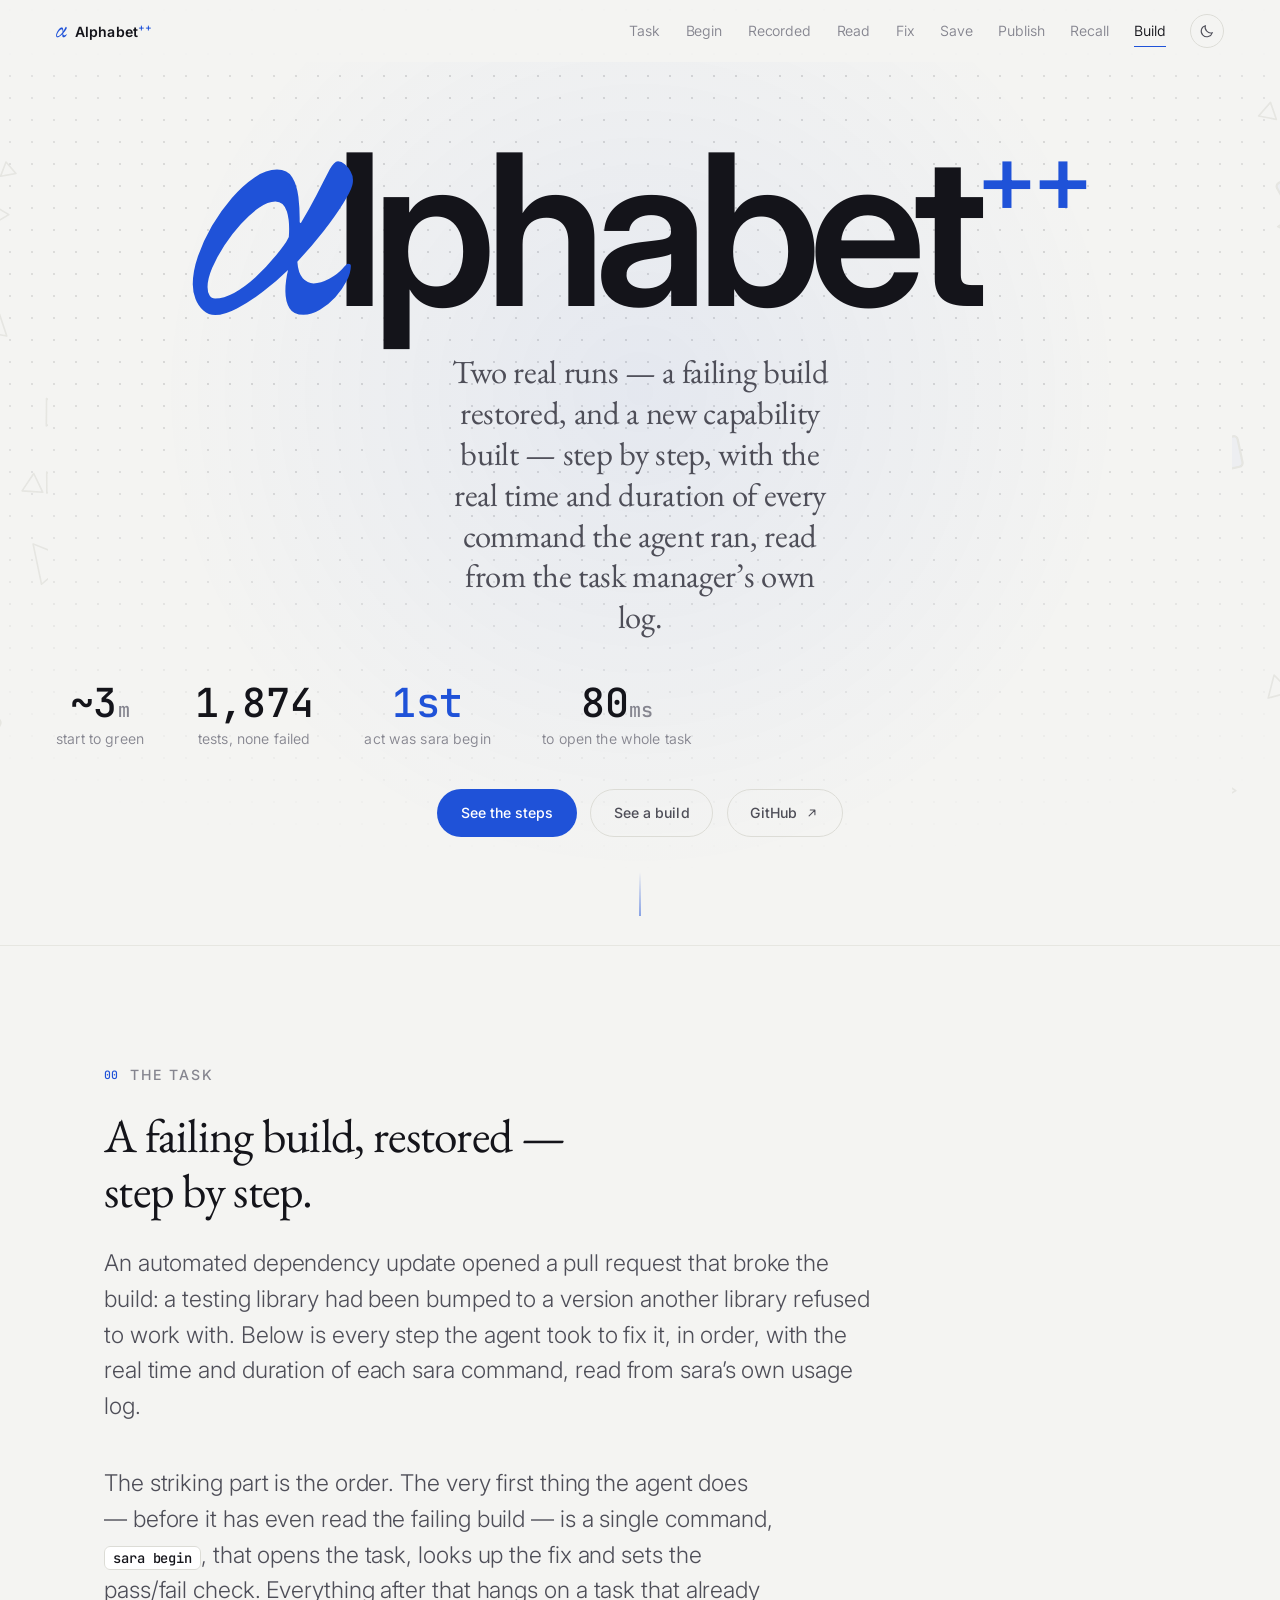
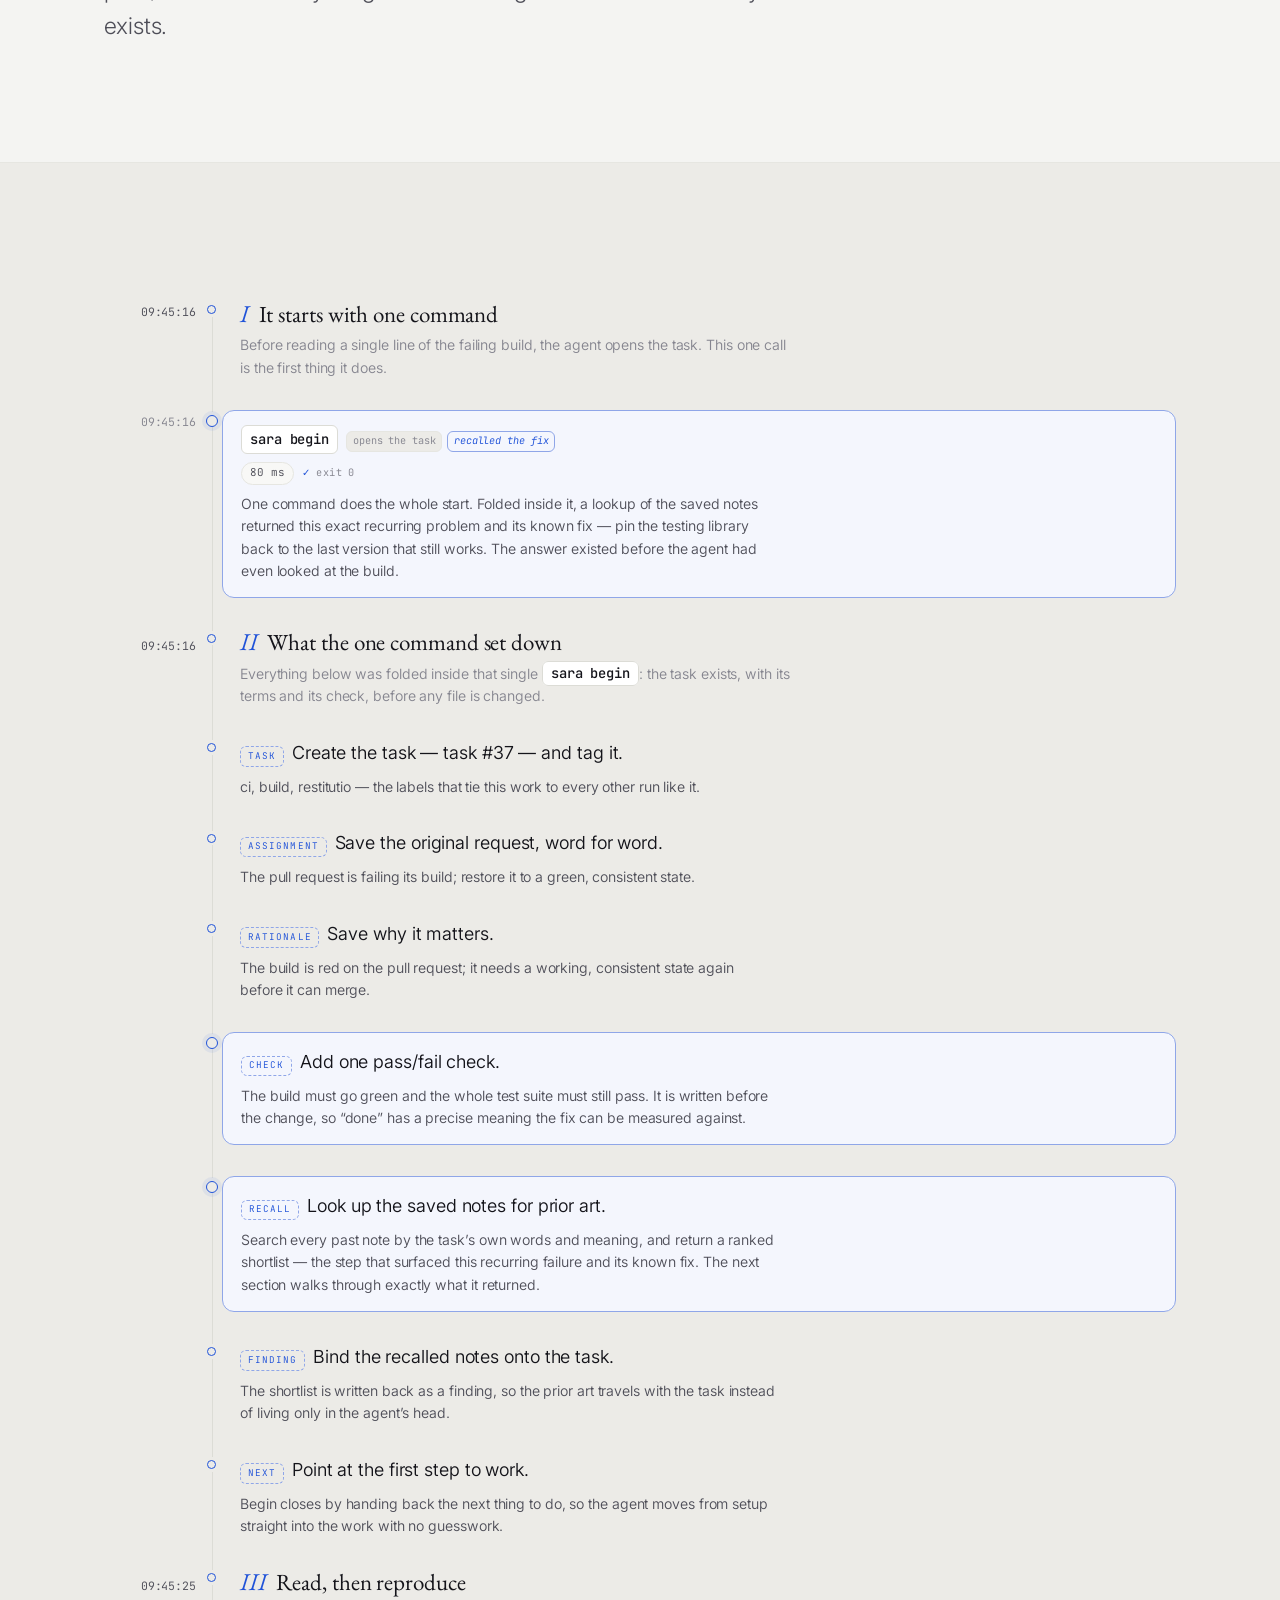
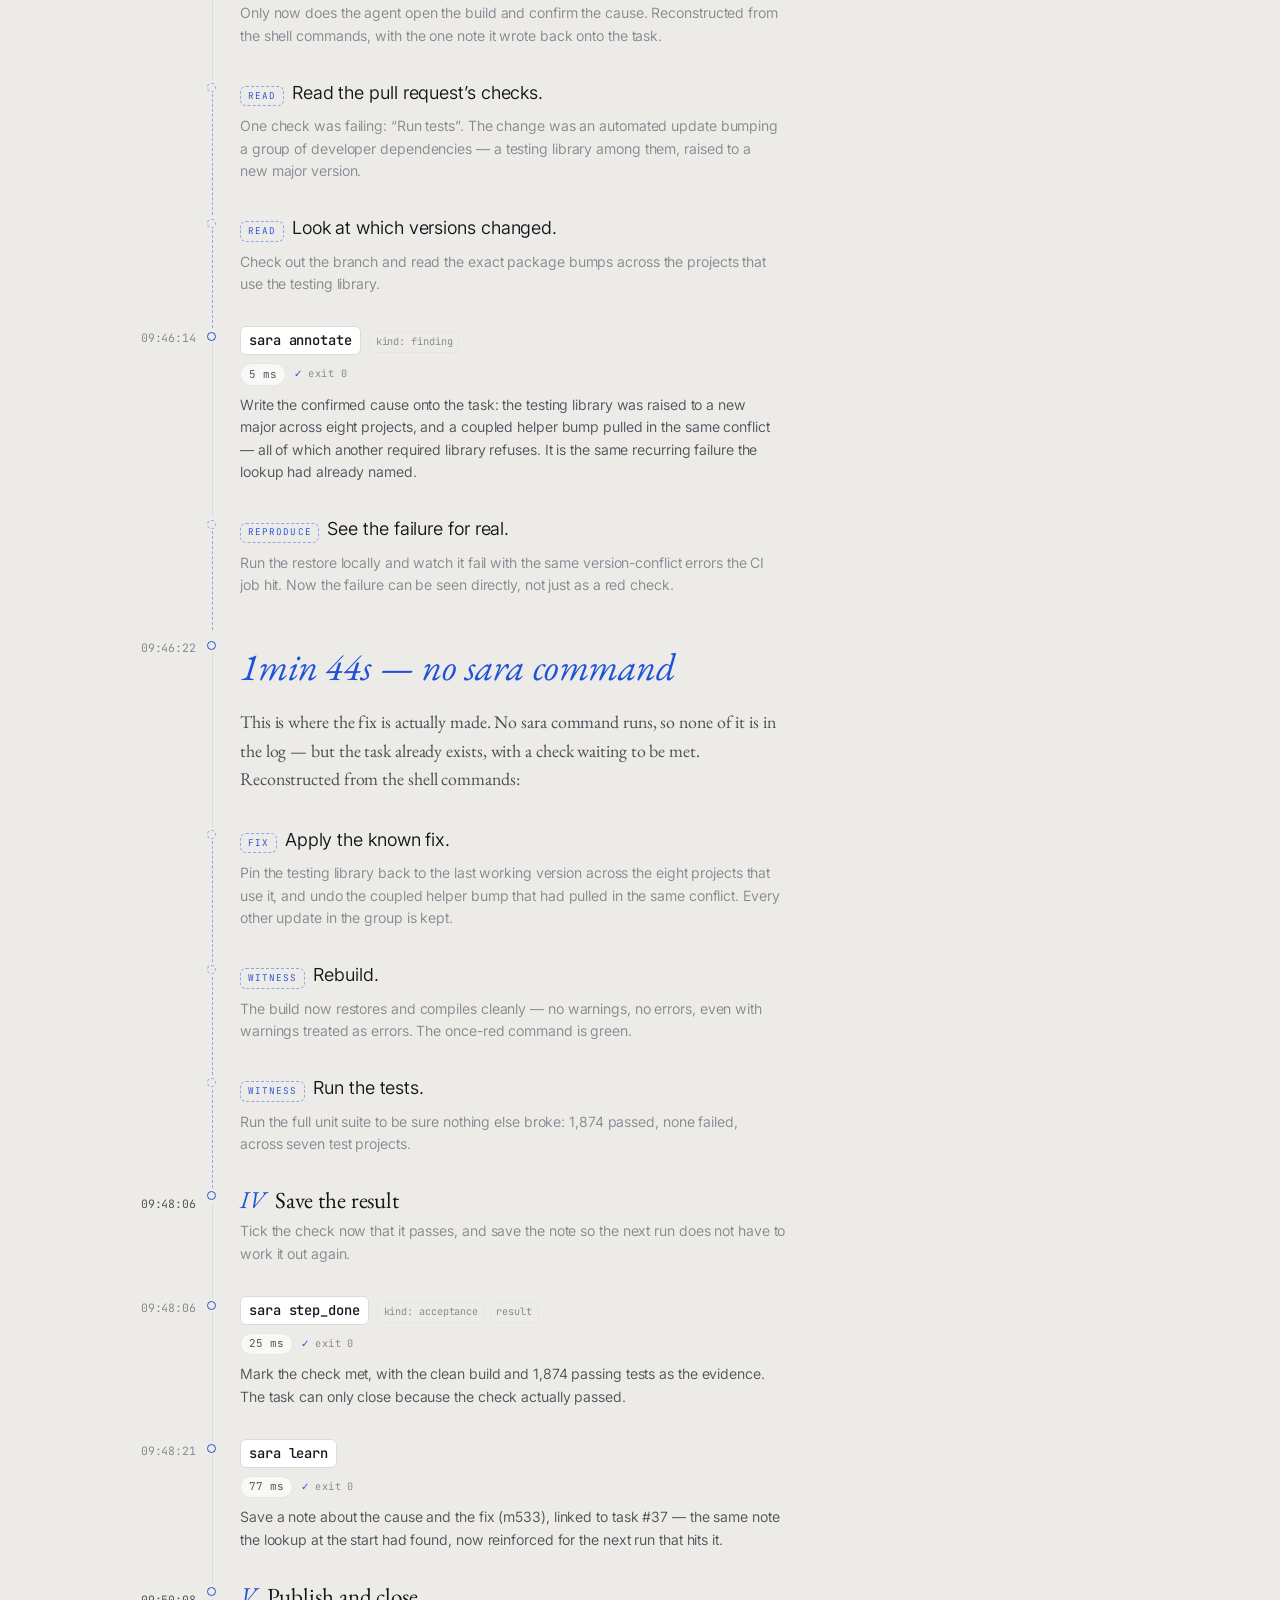
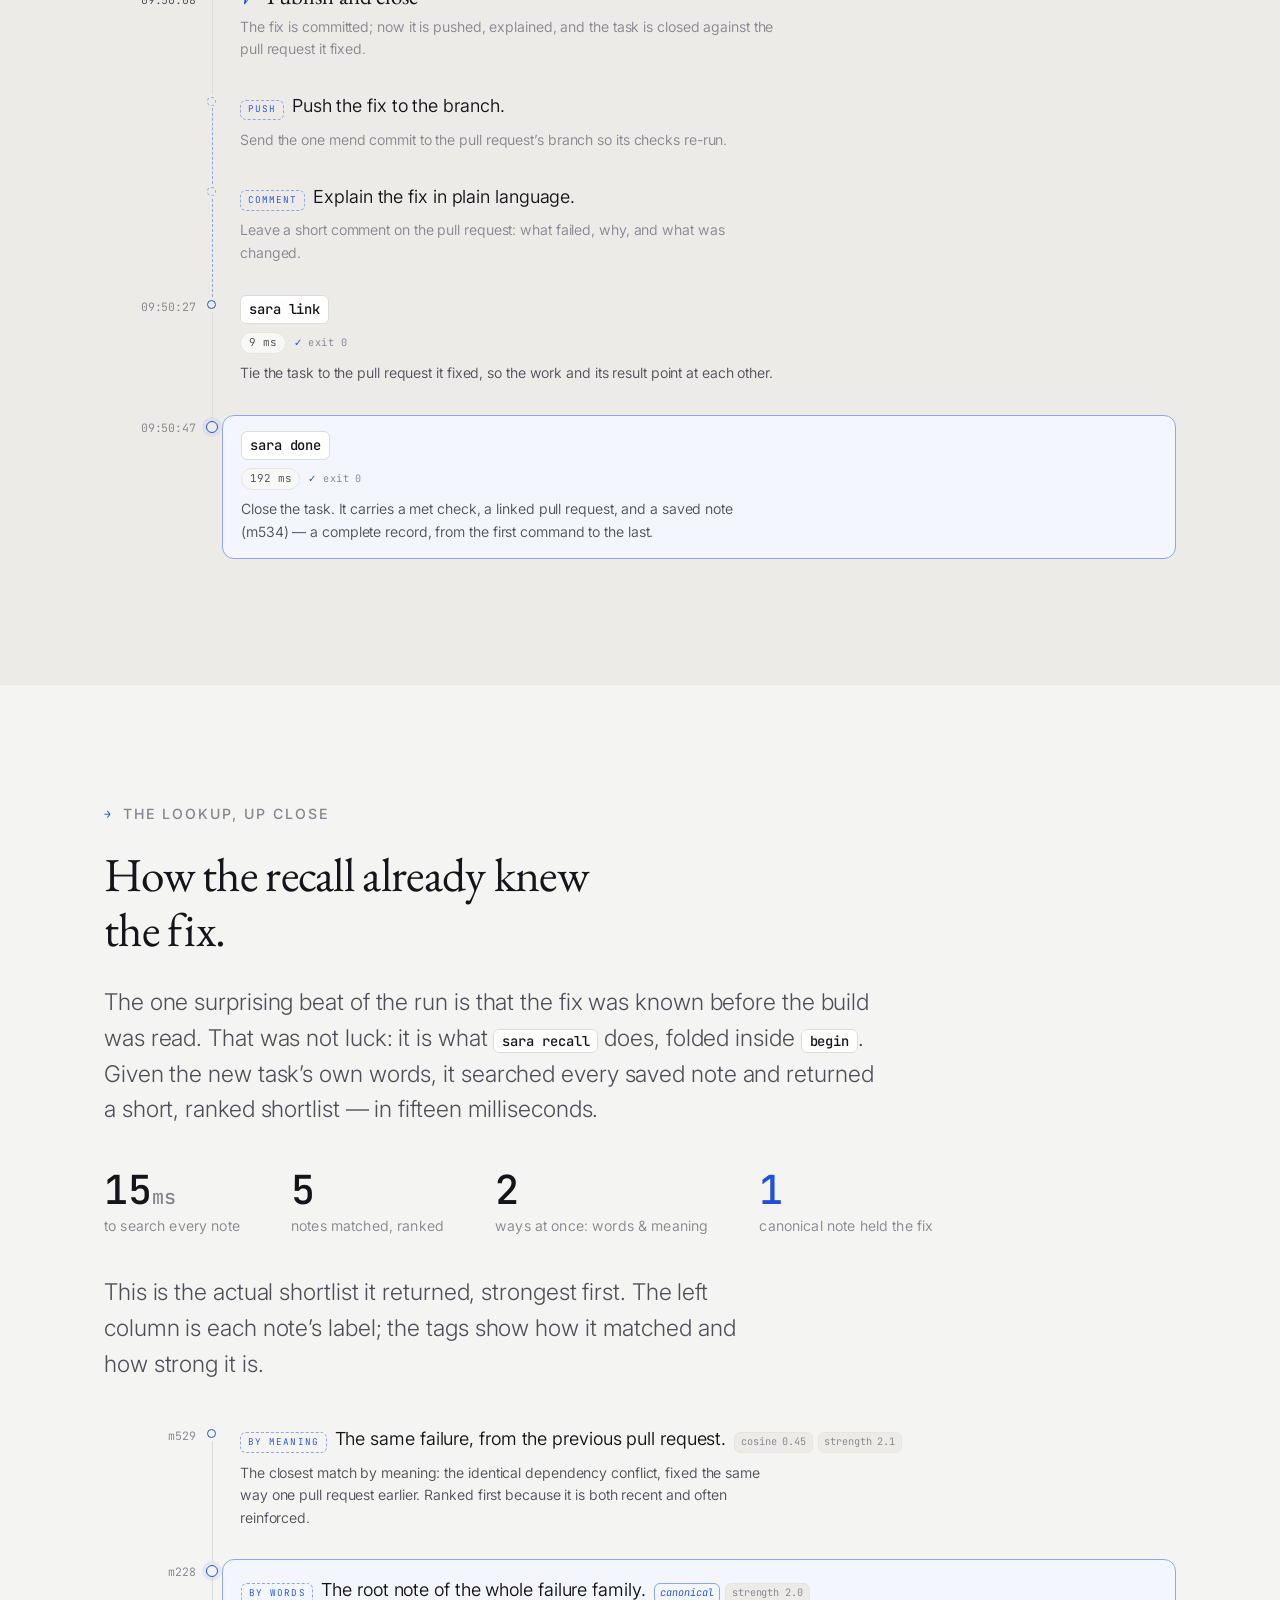
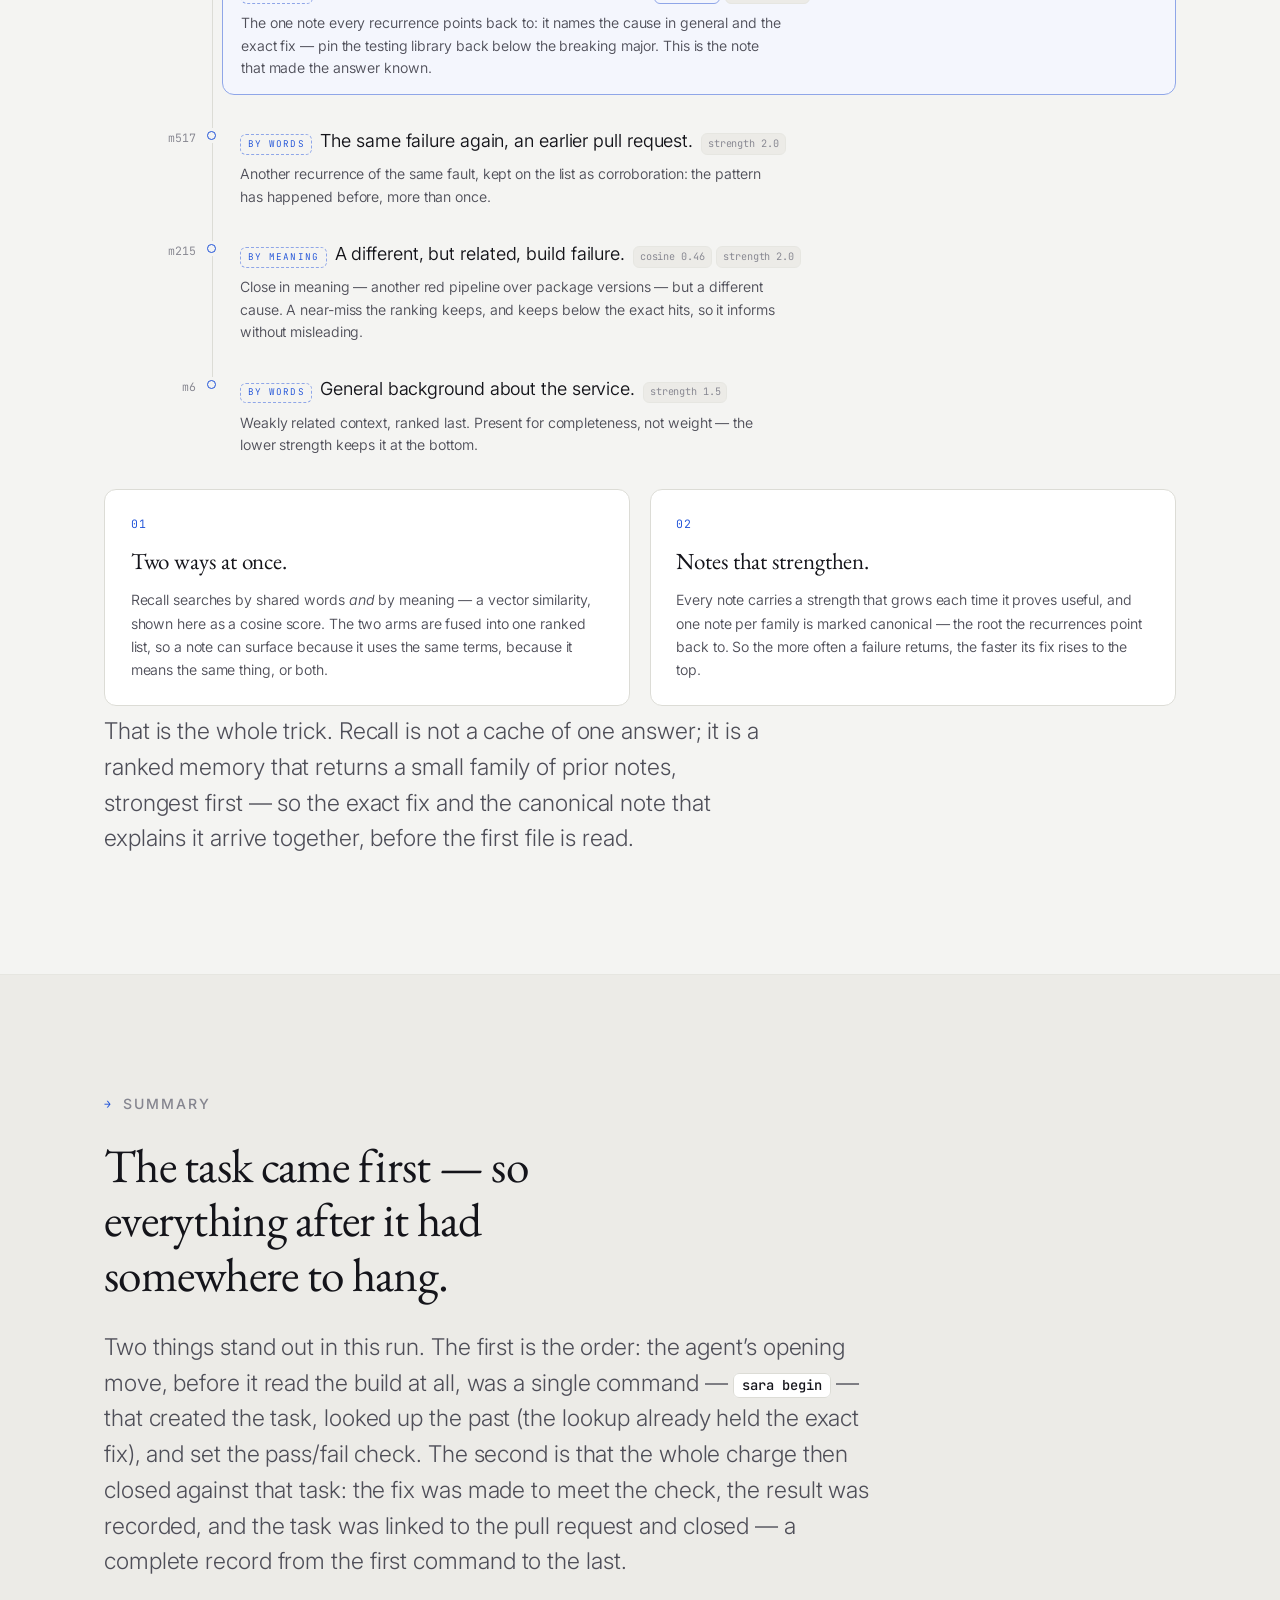
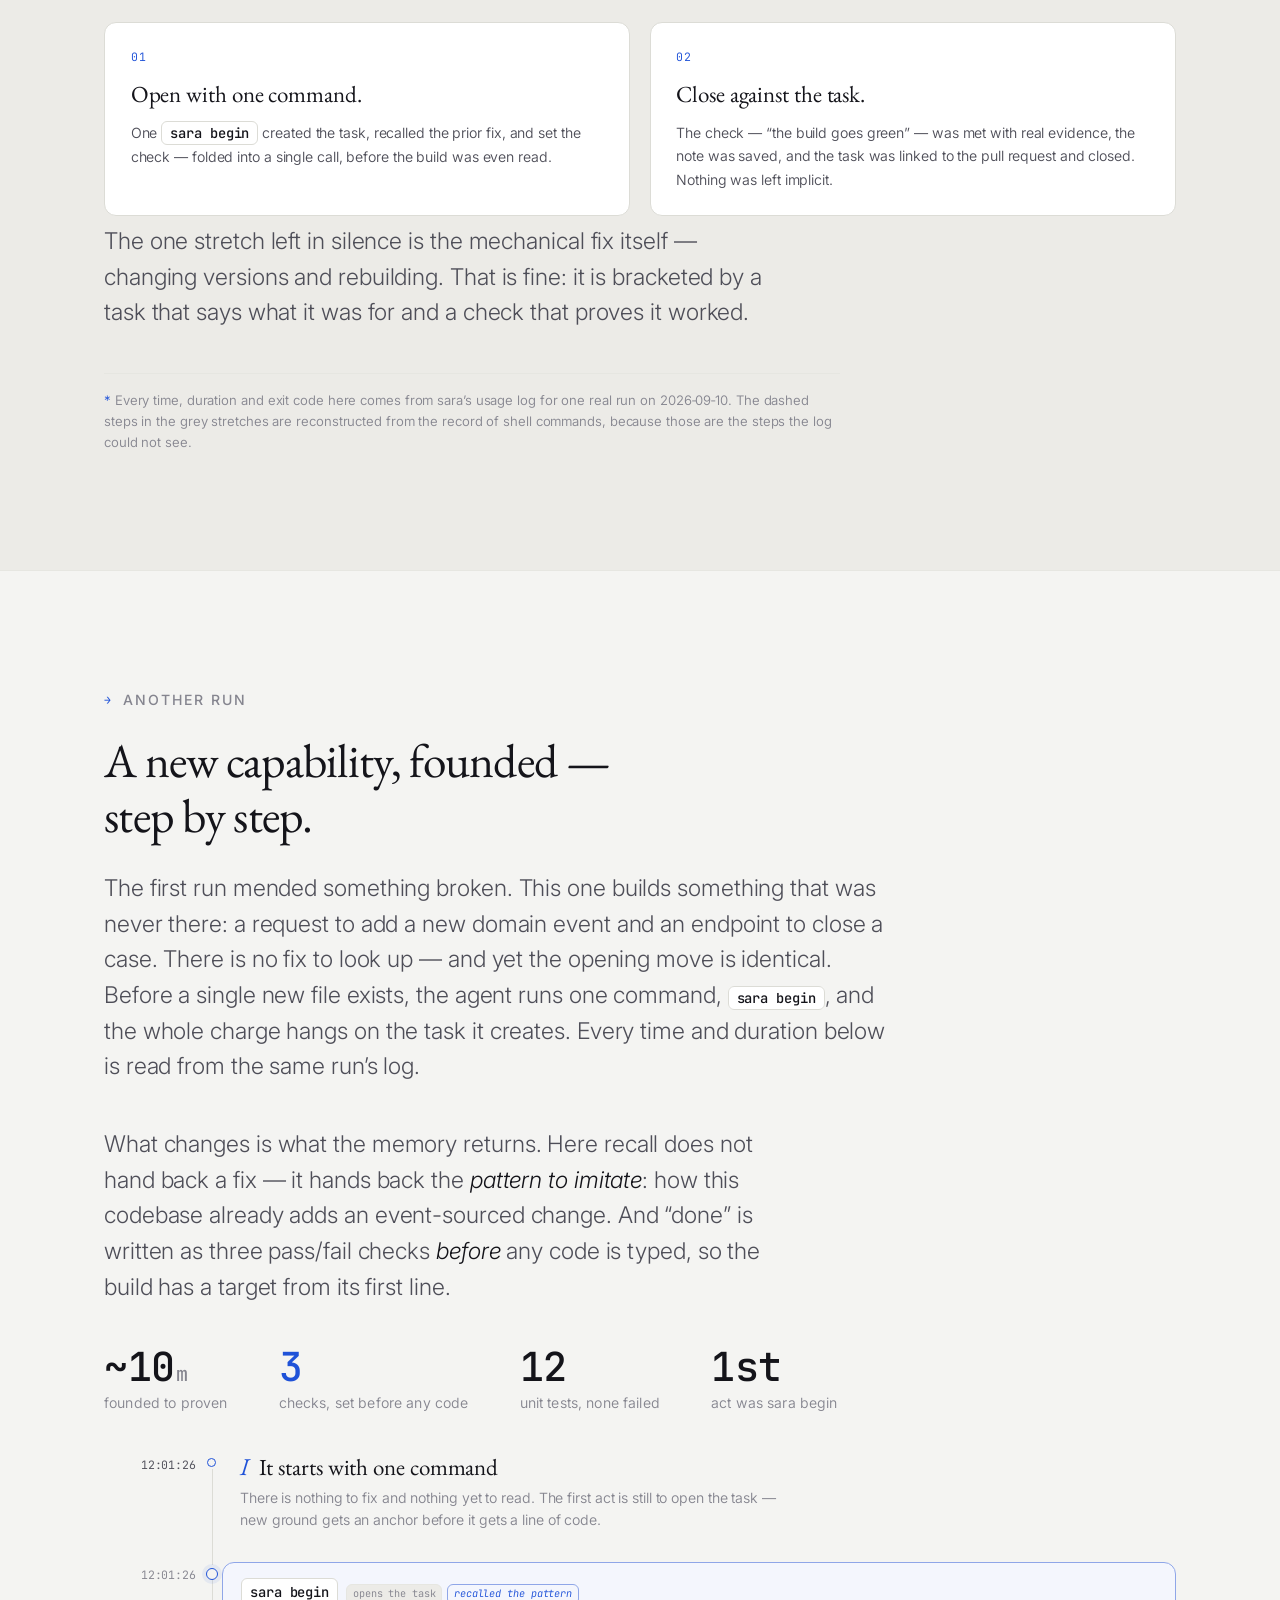
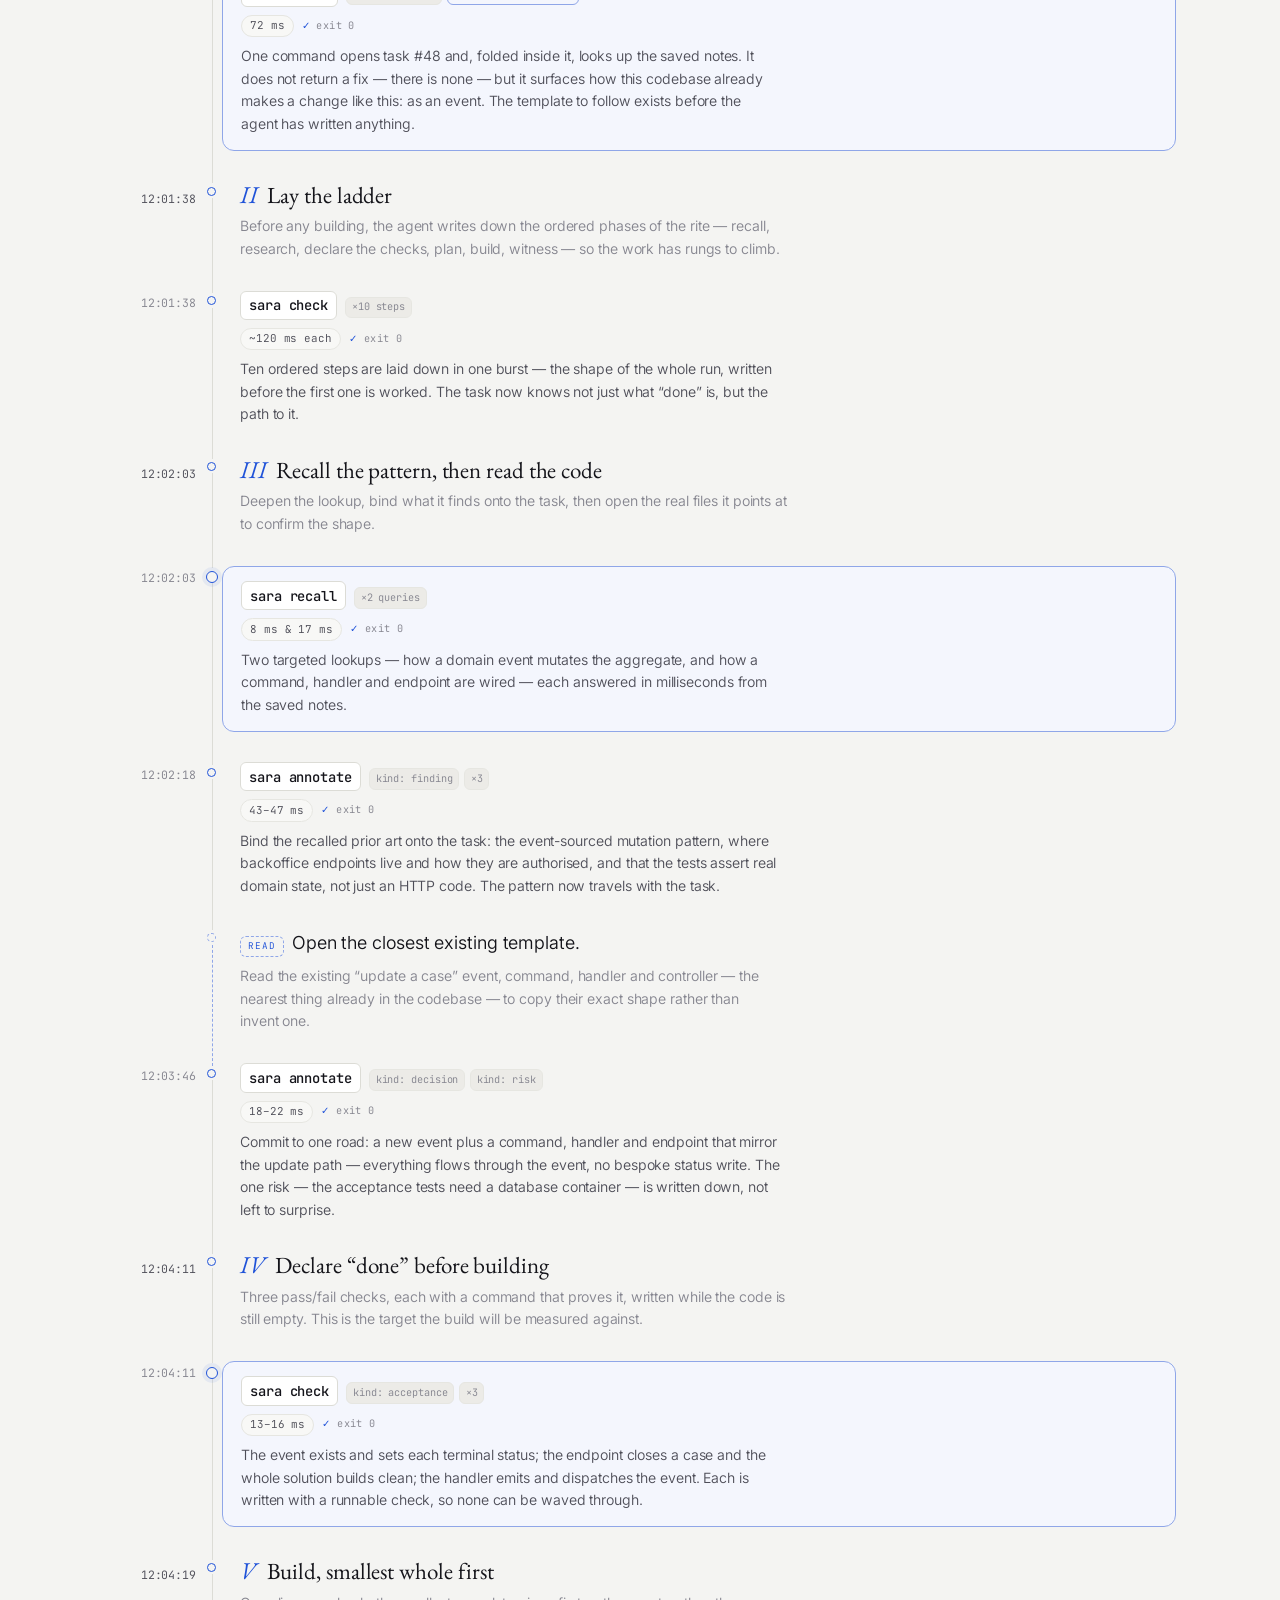
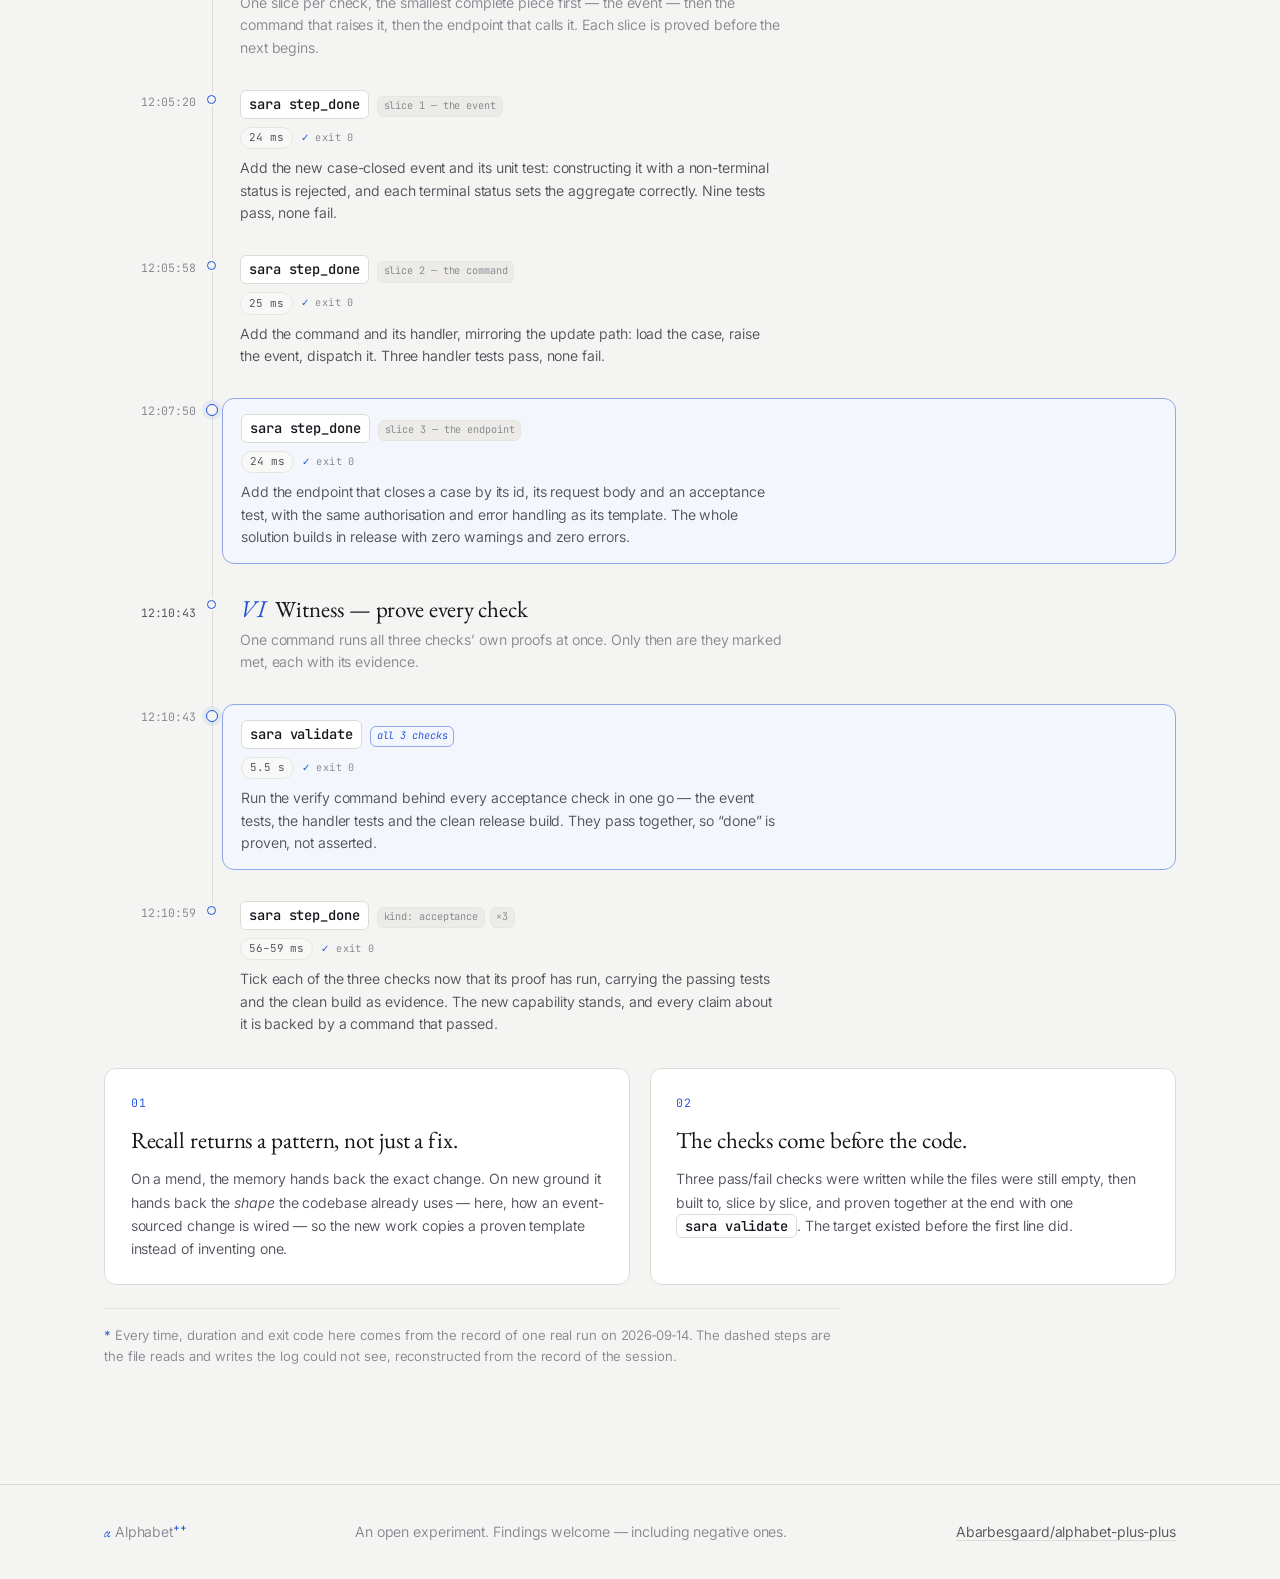
<file: index.html>
<!DOCTYPE html>
<html lang="en" data-theme="light">
<head>
<meta charset="utf-8">
<meta name="viewport" content="width=device-width, initial-scale=1">
<title>Alphabet++ — a failing build, restored step by step</title>
<meta name="description" content="A real agent repair, reconstructed from the tool's own telemetry to the millisecond — one command that founds the whole task, and the near-silent minutes in the middle where the work actually happened.">
<meta name="color-scheme" content="light dark">

<meta property="og:type" content="website">
<meta property="og:title" content="Alphabet++ — one charge, minute by minute">
<meta property="og:description" content="One command founds the whole task — it creates it, looks up the fix, records the cause and sets the pass/fail check — then a near-silent stretch where the fix is made, and one command closes it. A timeline built from real telemetry.">
<meta property="og:url" content="https://abarbesgaard.github.io/alphabet-plus-plus/">
<meta name="twitter:card" content="summary_large_image">

<link rel="icon" href="data:image/svg+xml,%3Csvg xmlns='http://www.w3.org/2000/svg' viewBox='0 0 100 100'%3E%3Ctext y='.9em' font-size='90' font-family='Georgia,serif' font-style='italic' fill='%23e8e6e1'%3E%CE%B1%3C/text%3E%3C/svg%3E">

<link rel="preconnect" href="https://fonts.googleapis.com">
<link rel="preconnect" href="https://fonts.gstatic.com" crossorigin>
<link rel="stylesheet" href="https://fonts.googleapis.com/css2?family=EB+Garamond:ital,wght@0,400..800;1,400..800&family=Inter:wght@300..800&family=JetBrains+Mono:wght@400;500&display=swap&subset=latin,greek">

<link rel="stylesheet" href="styles.css">
<script>
/* Inline, pre-paint: resolve theme and opt into motion.
   Kept tiny and dependency-free so there is no flash and no
   JS-dependent invisibility if this or main.js fails to load. */
(function () {
  var r = document.documentElement;
  try {
    var s = localStorage.getItem("app-theme");
    if (s === "light" || s === "dark") {
      r.setAttribute("data-theme", s);
    } else if (window.matchMedia("(prefers-color-scheme: dark)").matches) {
      r.setAttribute("data-theme", "dark");
    }
  } catch (e) { /* private mode */ }

  if ("IntersectionObserver" in window &&
      !window.matchMedia("(prefers-reduced-motion: reduce)").matches) {
    r.className += " js-anim";
  }
})();
</script>
</head>
<body>

<a class="skip-link" href="#main">Skip to content</a>

<div class="grain" aria-hidden="true"></div>

<header class="site-head">
  <a class="brand" href="#top" aria-label="Alphabet++ — top of page">
    <span class="brand-mark" aria-hidden="true">&#945;</span>
    <span class="brand-text">Alphabet<sup>++</sup></span>
  </a>

  <nav class="site-nav" aria-label="Phases of the run">
    <a href="#context">Task</a>
    <a href="#before">Begin</a>
    <a href="#recall">Recorded</a>
    <a href="#found">Read</a>
    <a href="#gap">Fix</a>
    <a href="#record">Save</a>
    <a href="#publish">Publish</a>
    <a href="#recall-how">Recall</a>
    <a href="#build">Build</a>
  </nav>

  <button id="theme-toggle" class="theme-toggle" type="button" aria-label="Switch to light theme" title="Switch theme">
    <svg class="icon-moon" viewBox="0 0 24 24" aria-hidden="true"><path d="M20 14.5A8.5 8.5 0 0 1 9.5 4a8.5 8.5 0 1 0 10.5 10.5Z"/></svg>
    <svg class="icon-sun" viewBox="0 0 24 24" aria-hidden="true"><circle cx="12" cy="12" r="4.2"/><path d="M12 2v2.6M12 19.4V22M2 12h2.6M19.4 12H22M4.9 4.9l1.9 1.9M17.2 17.2l1.9 1.9M19.1 4.9l-1.9 1.9M6.8 17.2l-1.9 1.9"/></svg>
  </button>
</header>

<main id="main">

  <!-- ================= HERO ================= -->
  <section class="hero has-deco" id="top">
  <div class="band-deco is-chaos" aria-hidden="true">
        <svg class="deco-col deco-l" aria-hidden="true" viewBox="0 0 190 680" preserveAspectRatio="xMidYMid slice" focusable="false">
          <polygon class="sh-tri" points="71,185 84,209 58,209" transform="rotate(10 71 197)"/>
          <polygon class="sh-tri" points="102,317 110,331 94,331" transform="rotate(4 102 324)"/>
          <polygon class="sh-tri" points="58,348 70,370 46,370" transform="rotate(34 58 359)"/>
          <polygon class="sh-tri" points="117,258 128,276 106,276" transform="rotate(-31 117 267)"/>
          <rect class="sh-sq is-ghost" x="52" y="501" width="22" height="22" rx="3" transform="rotate(30 63 512)"/>
          <polygon class="sh-tri" points="116,315 124,329 108,329" transform="rotate(-30 116 322)"/>
          <polygon class="sh-tri" points="53,435 60,449 46,449" transform="rotate(-20 53 442)"/>
          <polygon class="sh-tri" points="172,309 182,327 162,327" transform="rotate(5 172 318)"/>
          <polygon class="sh-tri" points="178,541 184,553 172,553" transform="rotate(-29 178 547)"/>
          <polygon class="sh-tri" points="66,102 79,126 53,126" transform="rotate(-31 66 114)"/>
          <polygon class="sh-tri" points="82,77 88,87 76,87" transform="rotate(-10 82 82)"/>
          <polygon class="sh-tri" points="111,368 126,396 96,396" transform="rotate(-40 111 382)"/>
          <polygon class="sh-tri" points="47,324 62,352 32,352" transform="rotate(41 47 338)"/>
          <polygon class="sh-tri" points="127,446 137,464 117,464" transform="rotate(-24 127 455)"/>
          <polygon class="sh-tri" points="41,578 52,596 30,596" transform="rotate(31 41 587)"/>
          <rect class="sh-sq is-ghost" x="123" y="49" width="24" height="24" rx="3" transform="rotate(33 135 61)"/>
        </svg>
        <svg class="deco-col deco-r" aria-hidden="true" viewBox="0 0 190 680" preserveAspectRatio="xMidYMid slice" focusable="false">
          <polygon class="sh-tri" points="151,508 166,534 136,534" transform="rotate(-36 151 521)"/>
          <polygon class="sh-tri" points="10,498 20,516 -0,516" transform="rotate(4 10 507)"/>
          <polygon class="sh-tri" points="164,532 170,542 158,542" transform="rotate(-8 164 537)"/>
          <polygon class="sh-tri" points="27,328 37,346 17,346" transform="rotate(-39 27 337)"/>
          <polygon class="sh-tri" points="125,548 136,568 114,568" transform="rotate(29 125 558)"/>
          <polygon class="sh-tri" points="57,387 68,407 46,407" transform="rotate(-34 57 397)"/>
          <polygon class="sh-tri" points="168,62 183,90 153,90" transform="rotate(-20 168 76)"/>
          <polygon class="sh-tri" points="158,623 167,639 149,639" transform="rotate(6 158 631)"/>
          <polygon class="sh-tri" points="11,576 18,590 4,590" transform="rotate(1 11 583)"/>
          <polygon class="sh-tri" points="61,393 67,403 55,403" transform="rotate(11 61 398)"/>
          <rect class="sh-sq is-ghost" x="40" y="389" width="18" height="18" rx="3" transform="rotate(16 49 398)"/>
          <polygon class="sh-tri" points="59,109 74,135 44,135" transform="rotate(-27 59 122)"/>
          <rect class="sh-sq is-ghost" x="66" y="91" width="12" height="12" rx="3" transform="rotate(29 72 97)"/>
          <rect class="sh-sq is-ghost" x="107" y="290" width="24" height="24" rx="3" transform="rotate(12 119 302)"/>
          <polygon class="sh-tri" points="85,31 92,43 78,43" transform="rotate(-11 85 37)"/>
          <polygon class="sh-tri" points="79,472 88,488 70,488" transform="rotate(15 79 480)"/>
        </svg>
      </div>
    <div class="hero-inner">
      <h1 class="wordmark reveal">
        <span class="sr-only">Alphabet++</span>
        <span aria-hidden="true"
          ><span class="wm-alpha">&#945;</span
          ><span class="wm-rest">lphabet</span
          ><span class="wm-plus">++</span
        ></span>
      </h1>

      <p class="lede reveal" data-delay="1">
        Two real runs &mdash; a failing build restored, and a new capability built &mdash; step
        by step, with the real time and duration of every command the agent ran, read from the
        task manager&rsquo;s own log.
      </p>

      <div class="stats reveal" data-delay="2">
        <div class="stat"><span class="stat-n">~3<span class="stat-u">m</span></span><span class="stat-l">start to green</span></div>
        <div class="stat"><span class="stat-n">1,874</span><span class="stat-l">tests, none failed</span></div>
        <div class="stat is-hot"><span class="stat-n">1st</span><span class="stat-l">act was sara begin</span></div>
        <div class="stat"><span class="stat-n">80<span class="stat-u">ms</span></span><span class="stat-l">to open the whole task</span></div>
      </div>

      <div class="cta-row reveal" data-delay="3">
        <a class="btn btn-primary" href="#before">See the steps</a>
        <a class="btn btn-ghost" href="#build">See a build</a>
        <a class="btn btn-ghost" href="https://github.com/Abarbesgaard/alphabet-plus-plus" rel="noopener">
          GitHub
          <svg viewBox="0 0 24 24" aria-hidden="true" class="btn-arrow"><path d="M7 17 17 7M9 7h8v8"/></svg>
        </a>
      </div>
    </div>

    <div class="scroll-hint" aria-hidden="true"><span></span></div>
  </section>

  <!-- ================= CONTEXT ================= -->
  <section class="band" id="context">
    <div class="wrap">
      <p class="kicker"><span class="num">00</span> The task</p>
      <h2 class="h2">A failing build, restored &mdash; step by step.</h2>
      <p class="lead-para">
        An automated dependency update opened a pull request that broke the build: a
        testing library had been bumped to a version another library refused to work
        with. Below is every step the agent took to fix it, in order, with the real time
        and duration of each sara command, read from sara&rsquo;s own usage log.
      </p>
      <p class="lead-para narrow">
        The striking part is the order. The very first thing the agent does &mdash; before it
        has even read the failing build &mdash; is a single command, <code class="tl-cmd">sara begin</code>,
        that opens the task, looks up the fix and sets the pass/fail check. Everything after that
        hangs on a task that already exists.
      </p>
    </div>
  </section>

  <!-- ================= THE RUN — one continuous timeline ================= -->
  <section class="band alt" id="run">
    <div class="wrap">
      <ol class="tl tl-full" role="list">

        <li class="tl-mark reveal" id="before">
          <span class="tl-time">09:45:16</span>
          <div class="tl-body">
            <p class="tl-phase-name"><span class="tl-rom">I</span> It starts with one command</p>
            <p class="tl-phase-sub">Before reading a single line of the failing build, the agent opens the task. This one call is the first thing it does.</p>
          </div>
        </li>

        <li class="tl-node reveal is-proof">
          <span class="tl-time">09:45:16</span>
          <div class="tl-body">
            <p class="tl-head"><code class="tl-cmd">sara begin</code><span class="tl-flags"><span class="flag">opens the task</span><span class="flag is-hot">recalled the fix</span></span></p>
            <p class="tl-meta"><span class="tl-dur">80 ms</span><span class="tl-ok">exit 0</span></p>
            <p class="tl-note">One command does the whole start. Folded inside it, a lookup of the saved notes returned this exact recurring problem and its known fix &mdash; pin the testing library back to the last version that still works. The answer existed before the agent had even looked at the build.</p>
          </div>
        </li>

        <li class="tl-mark reveal" id="recall">
          <span class="tl-time">09:45:16</span>
          <div class="tl-body">
            <p class="tl-phase-name"><span class="tl-rom">II</span> What the one command set down</p>
            <p class="tl-phase-sub">Everything below was folded inside that single <code class="tl-cmd">sara begin</code>: the task exists, with its terms and its check, before any file is changed.</p>
          </div>
        </li>

        <li class="tl-node reveal">
          <div class="tl-body">
            <p class="tl-head"><span class="tl-kind">task</span> Create the task &mdash; task&nbsp;#37 &mdash; and tag it.</p>
            <p class="tl-note">ci, build, restitutio &mdash; the labels that tie this work to every other run like it.</p>
          </div>
        </li>
        <li class="tl-node reveal">
          <div class="tl-body">
            <p class="tl-head"><span class="tl-kind">assignment</span> Save the original request, word for word.</p>
            <p class="tl-note">The pull request is failing its build; restore it to a green, consistent state.</p>
          </div>
        </li>
        <li class="tl-node reveal">
          <div class="tl-body">
            <p class="tl-head"><span class="tl-kind">rationale</span> Save why it matters.</p>
            <p class="tl-note">The build is red on the pull request; it needs a working, consistent state again before it can merge.</p>
          </div>
        </li>
        <li class="tl-node reveal is-proof">
          <div class="tl-body">
            <p class="tl-head"><span class="tl-kind">check</span> Add one pass/fail check.</p>
            <p class="tl-note">The build must go green and the whole test suite must still pass. It is written before the change, so &ldquo;done&rdquo; has a precise meaning the fix can be measured against.</p>
          </div>
        </li>
        <li class="tl-node reveal is-proof">
          <div class="tl-body">
            <p class="tl-head"><span class="tl-kind">recall</span> Look up the saved notes for prior art.</p>
            <p class="tl-note">Search every past note by the task&rsquo;s own words and meaning, and return a ranked shortlist &mdash; the step that surfaced this recurring failure and its known fix. The next section walks through exactly what it returned.</p>
          </div>
        </li>
        <li class="tl-node reveal">
          <div class="tl-body">
            <p class="tl-head"><span class="tl-kind">finding</span> Bind the recalled notes onto the task.</p>
            <p class="tl-note">The shortlist is written back as a finding, so the prior art travels with the task instead of living only in the agent&rsquo;s head.</p>
          </div>
        </li>
        <li class="tl-node reveal">
          <div class="tl-body">
            <p class="tl-head"><span class="tl-kind">next</span> Point at the first step to work.</p>
            <p class="tl-note">Begin closes by handing back the next thing to do, so the agent moves from setup straight into the work with no guesswork.</p>
          </div>
        </li>

        <li class="tl-mark reveal" id="found">
          <span class="tl-time">09:45:25</span>
          <div class="tl-body">
            <p class="tl-phase-name"><span class="tl-rom">III</span> Read, then reproduce</p>
            <p class="tl-phase-sub">Only now does the agent open the build and confirm the cause. Reconstructed from the shell commands, with the one note it wrote back onto the task.</p>
          </div>
        </li>

        <li class="tl-node is-ghost reveal">
          <div class="tl-body">
            <p class="tl-head"><span class="tl-kind">read</span> Read the pull request&rsquo;s checks.</p>
            <p class="tl-note">One check was failing: &ldquo;Run tests&rdquo;. The change was an automated update bumping a group of developer dependencies &mdash; a testing library among them, raised to a new major version.</p>
          </div>
        </li>
        <li class="tl-node is-ghost reveal">
          <div class="tl-body">
            <p class="tl-head"><span class="tl-kind">read</span> Look at which versions changed.</p>
            <p class="tl-note">Check out the branch and read the exact package bumps across the projects that use the testing library.</p>
          </div>
        </li>
        <li class="tl-node reveal">
          <span class="tl-time">09:46:14</span>
          <div class="tl-body">
            <p class="tl-head"><code class="tl-cmd">sara annotate</code><span class="tl-flags"><span class="flag">kind: finding</span></span></p>
            <p class="tl-meta"><span class="tl-dur">5 ms</span><span class="tl-ok">exit 0</span></p>
            <p class="tl-note">Write the confirmed cause onto the task: the testing library was raised to a new major across eight projects, and a coupled helper bump pulled in the same conflict &mdash; all of which another required library refuses. It is the same recurring failure the lookup had already named.</p>
          </div>
        </li>
        <li class="tl-node is-ghost reveal">
          <div class="tl-body">
            <p class="tl-head"><span class="tl-kind">reproduce</span> See the failure for real.</p>
            <p class="tl-note">Run the restore locally and watch it fail with the same version-conflict errors the CI job hit. Now the failure can be seen directly, not just as a red check.</p>
          </div>
        </li>

        <li class="tl-gaphead reveal" id="gap">
          <span class="tl-time">09:46:22</span>
          <div class="tl-body">
            <p class="gap-dur">1&#8202;min 44&#8202;s &mdash; no sara command</p>
            <p class="gap-lead">This is where the fix is actually made. No sara command runs, so none of it is in the log &mdash; but the task already exists, with a check waiting to be met. Reconstructed from the shell commands:</p>
          </div>
        </li>

        <li class="tl-node is-ghost reveal">
          <div class="tl-body">
            <p class="tl-head"><span class="tl-kind">fix</span> Apply the known fix.</p>
            <p class="tl-note">Pin the testing library back to the last working version across the eight projects that use it, and undo the coupled helper bump that had pulled in the same conflict. Every other update in the group is kept.</p>
          </div>
        </li>
        <li class="tl-node is-ghost reveal">
          <div class="tl-body">
            <p class="tl-head"><span class="tl-kind">witness</span> Rebuild.</p>
            <p class="tl-note">The build now restores and compiles cleanly &mdash; no warnings, no errors, even with warnings treated as errors. The once-red command is green.</p>
          </div>
        </li>
        <li class="tl-node is-ghost reveal">
          <div class="tl-body">
            <p class="tl-head"><span class="tl-kind">witness</span> Run the tests.</p>
            <p class="tl-note">Run the full unit suite to be sure nothing else broke: 1,874 passed, none failed, across seven test projects.</p>
          </div>
        </li>

        <li class="tl-mark reveal" id="record">
          <span class="tl-time">09:48:06</span>
          <div class="tl-body">
            <p class="tl-phase-name"><span class="tl-rom">IV</span> Save the result</p>
            <p class="tl-phase-sub">Tick the check now that it passes, and save the note so the next run does not have to work it out again.</p>
          </div>
        </li>

        <li class="tl-node reveal">
          <span class="tl-time">09:48:06</span>
          <div class="tl-body">
            <p class="tl-head"><code class="tl-cmd">sara step_done</code><span class="tl-flags"><span class="flag">kind: acceptance</span><span class="flag">result</span></span></p>
            <p class="tl-meta"><span class="tl-dur">25 ms</span><span class="tl-ok">exit 0</span></p>
            <p class="tl-note">Mark the check met, with the clean build and 1,874 passing tests as the evidence. The task can only close because the check actually passed.</p>
          </div>
        </li>
        <li class="tl-node reveal">
          <span class="tl-time">09:48:21</span>
          <div class="tl-body">
            <p class="tl-head"><code class="tl-cmd">sara learn</code></p>
            <p class="tl-meta"><span class="tl-dur">77 ms</span><span class="tl-ok">exit 0</span></p>
            <p class="tl-note">Save a note about the cause and the fix (m533), linked to task&nbsp;#37 &mdash; the same note the lookup at the start had found, now reinforced for the next run that hits it.</p>
          </div>
        </li>

        <li class="tl-mark reveal" id="publish">
          <span class="tl-time">09:50:08</span>
          <div class="tl-body">
            <p class="tl-phase-name"><span class="tl-rom">V</span> Publish and close</p>
            <p class="tl-phase-sub">The fix is committed; now it is pushed, explained, and the task is closed against the pull request it fixed.</p>
          </div>
        </li>

        <li class="tl-node is-ghost reveal">
          <div class="tl-body">
            <p class="tl-head"><span class="tl-kind">push</span> Push the fix to the branch.</p>
            <p class="tl-note">Send the one mend commit to the pull request&rsquo;s branch so its checks re-run.</p>
          </div>
        </li>
        <li class="tl-node is-ghost reveal">
          <div class="tl-body">
            <p class="tl-head"><span class="tl-kind">comment</span> Explain the fix in plain language.</p>
            <p class="tl-note">Leave a short comment on the pull request: what failed, why, and what was changed.</p>
          </div>
        </li>
        <li class="tl-node reveal">
          <span class="tl-time">09:50:27</span>
          <div class="tl-body">
            <p class="tl-head"><code class="tl-cmd">sara link</code></p>
            <p class="tl-meta"><span class="tl-dur">9 ms</span><span class="tl-ok">exit 0</span></p>
            <p class="tl-note">Tie the task to the pull request it fixed, so the work and its result point at each other.</p>
          </div>
        </li>
        <li class="tl-node reveal is-proof">
          <span class="tl-time">09:50:47</span>
          <div class="tl-body">
            <p class="tl-head"><code class="tl-cmd">sara done</code></p>
            <p class="tl-meta"><span class="tl-dur">192 ms</span><span class="tl-ok">exit 0</span></p>
            <p class="tl-note">Close the task. It carries a met check, a linked pull request, and a saved note (m534) &mdash; a complete record, from the first command to the last.</p>
          </div>
        </li>

      </ol>
    </div>
  </section>

  <!-- ================= HOW RECALL WORKS ================= -->
  <section class="band" id="recall-how">
    <div class="wrap">
      <p class="kicker"><span class="num">&rarr;</span> The lookup, up close</p>
      <h2 class="h2">How the recall already knew the fix.</h2>
      <p class="lead-para">
        The one surprising beat of the run is that the fix was known before the build was read.
        That was not luck: it is what <code class="tl-cmd">sara recall</code> does, folded inside
        <code class="tl-cmd">begin</code>. Given the new task&rsquo;s own words, it searched every
        saved note and returned a short, ranked shortlist &mdash; in fifteen milliseconds.
      </p>

      <div class="stats">
        <div class="stat"><span class="stat-n">15<span class="stat-u">ms</span></span><span class="stat-l">to search every note</span></div>
        <div class="stat"><span class="stat-n">5</span><span class="stat-l">notes matched, ranked</span></div>
        <div class="stat"><span class="stat-n">2</span><span class="stat-l">ways at once: words &amp; meaning</span></div>
        <div class="stat is-hot"><span class="stat-n">1</span><span class="stat-l">canonical note held the fix</span></div>
      </div>

      <p class="lead-para narrow">
        This is the actual shortlist it returned, strongest first. The left column is each
        note&rsquo;s label; the tags show how it matched and how strong it is.
      </p>

      <ol class="tl tl-full" role="list">
        <li class="tl-node reveal">
          <span class="tl-time">m529</span>
          <div class="tl-body">
            <p class="tl-head"><span class="tl-kind">by meaning</span> The same failure, from the previous pull request.<span class="tl-flags"><span class="flag">cosine 0.45</span><span class="flag">strength 2.1</span></span></p>
            <p class="tl-note">The closest match by meaning: the identical dependency conflict, fixed the same way one pull request earlier. Ranked first because it is both recent and often reinforced.</p>
          </div>
        </li>
        <li class="tl-node reveal is-proof">
          <span class="tl-time">m228</span>
          <div class="tl-body">
            <p class="tl-head"><span class="tl-kind">by words</span> The root note of the whole failure family.<span class="tl-flags"><span class="flag is-hot">canonical</span><span class="flag">strength 2.0</span></span></p>
            <p class="tl-note">The one note every recurrence points back to: it names the cause in general and the exact fix &mdash; pin the testing library back below the breaking major. This is the note that made the answer known.</p>
          </div>
        </li>
        <li class="tl-node reveal">
          <span class="tl-time">m517</span>
          <div class="tl-body">
            <p class="tl-head"><span class="tl-kind">by words</span> The same failure again, an earlier pull request.<span class="tl-flags"><span class="flag">strength 2.0</span></span></p>
            <p class="tl-note">Another recurrence of the same fault, kept on the list as corroboration: the pattern has happened before, more than once.</p>
          </div>
        </li>
        <li class="tl-node reveal">
          <span class="tl-time">m215</span>
          <div class="tl-body">
            <p class="tl-head"><span class="tl-kind">by meaning</span> A different, but related, build failure.<span class="tl-flags"><span class="flag">cosine 0.46</span><span class="flag">strength 2.0</span></span></p>
            <p class="tl-note">Close in meaning &mdash; another red pipeline over package versions &mdash; but a different cause. A near-miss the ranking keeps, and keeps below the exact hits, so it informs without misleading.</p>
          </div>
        </li>
        <li class="tl-node reveal">
          <span class="tl-time">m6</span>
          <div class="tl-body">
            <p class="tl-head"><span class="tl-kind">by words</span> General background about the service.<span class="tl-flags"><span class="flag">strength 1.5</span></span></p>
            <p class="tl-note">Weakly related context, ranked last. Present for completeness, not weight &mdash; the lower strength keeps it at the bottom.</p>
          </div>
        </li>
      </ol>

      <div class="two-up">
        <div class="up-card">
          <p class="up-n">01</p>
          <p class="up-t">Two ways at once.</p>
          <p class="up-b">Recall searches by shared words <em>and</em> by meaning &mdash; a vector similarity, shown here as a cosine score. The two arms are fused into one ranked list, so a note can surface because it uses the same terms, because it means the same thing, or both.</p>
        </div>
        <div class="up-card">
          <p class="up-n">02</p>
          <p class="up-t">Notes that strengthen.</p>
          <p class="up-b">Every note carries a strength that grows each time it proves useful, and one note per family is marked canonical &mdash; the root the recurrences point back to. So the more often a failure returns, the faster its fix rises to the top.</p>
        </div>
      </div>

      <p class="lead-para narrow">
        That is the whole trick. Recall is not a cache of one answer; it is a ranked memory that
        returns a small family of prior notes, strongest first &mdash; so the exact fix and the
        canonical note that explains it arrive together, before the first file is read.
      </p>
    </div>
  </section>

  <!-- ================= SUMMARY ================= -->
  <section class="band alt" id="point">
    <div class="wrap">
      <p class="kicker"><span class="num">&rarr;</span> Summary</p>
      <h2 class="h2">The task came first &mdash; so everything after it had somewhere to hang.</h2>
      <p class="lead-para">
        Two things stand out in this run. The first is the order: the agent&rsquo;s opening
        move, before it read the build at all, was a single command &mdash;
        <code class="tl-cmd">sara begin</code> &mdash; that created the task, looked up the past
        (the lookup already held the exact fix), and set the pass/fail check. The second is that
        the whole charge then closed against that task: the fix was made to meet the check, the
        result was recorded, and the task was linked to the pull request and closed &mdash; a
        complete record from the first command to the last.
      </p>

      <div class="two-up">
        <div class="up-card">
          <p class="up-n">01</p>
          <p class="up-t">Open with one command.</p>
          <p class="up-b">One <code class="tl-cmd">sara begin</code> created the task, recalled the prior fix, and set the check &mdash; folded into a single call, before the build was even read.</p>
        </div>
        <div class="up-card">
          <p class="up-n">02</p>
          <p class="up-t">Close against the task.</p>
          <p class="up-b">The check &mdash; &ldquo;the build goes green&rdquo; &mdash; was met with real evidence, the note was saved, and the task was linked to the pull request and closed. Nothing was left implicit.</p>
        </div>
      </div>

      <p class="lead-para narrow">
        The one stretch left in silence is the mechanical fix itself &mdash; changing
        versions and rebuilding. That is fine: it is bracketed by a task that says what it
        was for and a check that proves it worked.
      </p>

      <p class="footnote">
        <span class="fn-star">*</span> Every time, duration and exit code here comes from
        sara&rsquo;s usage log for one real run on 2026&#8209;09&#8209;10. The dashed steps in
        the grey stretches are reconstructed from the record of shell commands, because
        those are the steps the log could not see.
      </p>
    </div>
  </section>

  <!-- ================= SECOND RUN — VIA GENESIS ================= -->
  <section class="band" id="build">
    <div class="wrap">
      <p class="kicker"><span class="num">&rarr;</span> Another run</p>
      <h2 class="h2">A new capability, founded &mdash; step by step.</h2>
      <p class="lead-para">
        The first run mended something broken. This one builds something that was never
        there: a request to add a new domain event and an endpoint to close a case. There is
        no fix to look up &mdash; and yet the opening move is identical. Before a single new
        file exists, the agent runs one command, <code class="tl-cmd">sara begin</code>, and the
        whole charge hangs on the task it creates. Every time and duration below is read from
        the same run&rsquo;s log.
      </p>
      <p class="lead-para narrow">
        What changes is what the memory returns. Here recall does not hand back a fix &mdash; it
        hands back the <em>pattern to imitate</em>: how this codebase already adds an
        event-sourced change. And &ldquo;done&rdquo; is written as three pass/fail checks
        <em>before</em> any code is typed, so the build has a target from its first line.
      </p>

      <div class="stats">
        <div class="stat"><span class="stat-n">~10<span class="stat-u">m</span></span><span class="stat-l">founded to proven</span></div>
        <div class="stat is-hot"><span class="stat-n">3</span><span class="stat-l">checks, set before any code</span></div>
        <div class="stat"><span class="stat-n">12</span><span class="stat-l">unit tests, none failed</span></div>
        <div class="stat"><span class="stat-n">1st</span><span class="stat-l">act was sara begin</span></div>
      </div>

      <ol class="tl tl-full" role="list">

        <li class="tl-mark reveal" id="build-begin">
          <span class="tl-time">12:01:26</span>
          <div class="tl-body">
            <p class="tl-phase-name"><span class="tl-rom">I</span> It starts with one command</p>
            <p class="tl-phase-sub">There is nothing to fix and nothing yet to read. The first act is still to open the task &mdash; new ground gets an anchor before it gets a line of code.</p>
          </div>
        </li>

        <li class="tl-node reveal is-proof">
          <span class="tl-time">12:01:26</span>
          <div class="tl-body">
            <p class="tl-head"><code class="tl-cmd">sara begin</code><span class="tl-flags"><span class="flag">opens the task</span><span class="flag is-hot">recalled the pattern</span></span></p>
            <p class="tl-meta"><span class="tl-dur">72 ms</span><span class="tl-ok">exit 0</span></p>
            <p class="tl-note">One command opens task&nbsp;#48 and, folded inside it, looks up the saved notes. It does not return a fix &mdash; there is none &mdash; but it surfaces how this codebase already makes a change like this: as an event. The template to follow exists before the agent has written anything.</p>
          </div>
        </li>

        <li class="tl-mark reveal" id="build-ladder">
          <span class="tl-time">12:01:38</span>
          <div class="tl-body">
            <p class="tl-phase-name"><span class="tl-rom">II</span> Lay the ladder</p>
            <p class="tl-phase-sub">Before any building, the agent writes down the ordered phases of the rite &mdash; recall, research, declare the checks, plan, build, witness &mdash; so the work has rungs to climb.</p>
          </div>
        </li>

        <li class="tl-node reveal">
          <span class="tl-time">12:01:38</span>
          <div class="tl-body">
            <p class="tl-head"><code class="tl-cmd">sara check</code><span class="tl-flags"><span class="flag">&times;10 steps</span></span></p>
            <p class="tl-meta"><span class="tl-dur">~120 ms each</span><span class="tl-ok">exit 0</span></p>
            <p class="tl-note">Ten ordered steps are laid down in one burst &mdash; the shape of the whole run, written before the first one is worked. The task now knows not just what &ldquo;done&rdquo; is, but the path to it.</p>
          </div>
        </li>

        <li class="tl-mark reveal" id="build-recall">
          <span class="tl-time">12:02:03</span>
          <div class="tl-body">
            <p class="tl-phase-name"><span class="tl-rom">III</span> Recall the pattern, then read the code</p>
            <p class="tl-phase-sub">Deepen the lookup, bind what it finds onto the task, then open the real files it points at to confirm the shape.</p>
          </div>
        </li>

        <li class="tl-node reveal is-proof">
          <span class="tl-time">12:02:03</span>
          <div class="tl-body">
            <p class="tl-head"><code class="tl-cmd">sara recall</code><span class="tl-flags"><span class="flag">&times;2 queries</span></span></p>
            <p class="tl-meta"><span class="tl-dur">8 ms &amp; 17 ms</span><span class="tl-ok">exit 0</span></p>
            <p class="tl-note">Two targeted lookups &mdash; how a domain event mutates the aggregate, and how a command, handler and endpoint are wired &mdash; each answered in milliseconds from the saved notes.</p>
          </div>
        </li>
        <li class="tl-node reveal">
          <span class="tl-time">12:02:18</span>
          <div class="tl-body">
            <p class="tl-head"><code class="tl-cmd">sara annotate</code><span class="tl-flags"><span class="flag">kind: finding</span><span class="flag">&times;3</span></span></p>
            <p class="tl-meta"><span class="tl-dur">43&ndash;47 ms</span><span class="tl-ok">exit 0</span></p>
            <p class="tl-note">Bind the recalled prior art onto the task: the event-sourced mutation pattern, where backoffice endpoints live and how they are authorised, and that the tests assert real domain state, not just an HTTP code. The pattern now travels with the task.</p>
          </div>
        </li>
        <li class="tl-node is-ghost reveal">
          <div class="tl-body">
            <p class="tl-head"><span class="tl-kind">read</span> Open the closest existing template.</p>
            <p class="tl-note">Read the existing &ldquo;update a case&rdquo; event, command, handler and controller &mdash; the nearest thing already in the codebase &mdash; to copy their exact shape rather than invent one.</p>
          </div>
        </li>
        <li class="tl-node reveal">
          <span class="tl-time">12:03:46</span>
          <div class="tl-body">
            <p class="tl-head"><code class="tl-cmd">sara annotate</code><span class="tl-flags"><span class="flag">kind: decision</span><span class="flag">kind: risk</span></span></p>
            <p class="tl-meta"><span class="tl-dur">18&ndash;22 ms</span><span class="tl-ok">exit 0</span></p>
            <p class="tl-note">Commit to one road: a new event plus a command, handler and endpoint that mirror the update path &mdash; everything flows through the event, no bespoke status write. The one risk &mdash; the acceptance tests need a database container &mdash; is written down, not left to surprise.</p>
          </div>
        </li>

        <li class="tl-mark reveal" id="build-declare">
          <span class="tl-time">12:04:11</span>
          <div class="tl-body">
            <p class="tl-phase-name"><span class="tl-rom">IV</span> Declare &ldquo;done&rdquo; before building</p>
            <p class="tl-phase-sub">Three pass/fail checks, each with a command that proves it, written while the code is still empty. This is the target the build will be measured against.</p>
          </div>
        </li>

        <li class="tl-node reveal is-proof">
          <span class="tl-time">12:04:11</span>
          <div class="tl-body">
            <p class="tl-head"><code class="tl-cmd">sara check</code><span class="tl-flags"><span class="flag">kind: acceptance</span><span class="flag">&times;3</span></span></p>
            <p class="tl-meta"><span class="tl-dur">13&ndash;16 ms</span><span class="tl-ok">exit 0</span></p>
            <p class="tl-note">The event exists and sets each terminal status; the endpoint closes a case and the whole solution builds clean; the handler emits and dispatches the event. Each is written with a runnable check, so none can be waved through.</p>
          </div>
        </li>

        <li class="tl-mark reveal" id="build-slices">
          <span class="tl-time">12:04:19</span>
          <div class="tl-body">
            <p class="tl-phase-name"><span class="tl-rom">V</span> Build, smallest whole first</p>
            <p class="tl-phase-sub">One slice per check, the smallest complete piece first &mdash; the event &mdash; then the command that raises it, then the endpoint that calls it. Each slice is proved before the next begins.</p>
          </div>
        </li>

        <li class="tl-node reveal">
          <span class="tl-time">12:05:20</span>
          <div class="tl-body">
            <p class="tl-head"><code class="tl-cmd">sara step_done</code><span class="tl-flags"><span class="flag">slice 1 &mdash; the event</span></span></p>
            <p class="tl-meta"><span class="tl-dur">24 ms</span><span class="tl-ok">exit 0</span></p>
            <p class="tl-note">Add the new case-closed event and its unit test: constructing it with a non-terminal status is rejected, and each terminal status sets the aggregate correctly. Nine tests pass, none fail.</p>
          </div>
        </li>
        <li class="tl-node reveal">
          <span class="tl-time">12:05:58</span>
          <div class="tl-body">
            <p class="tl-head"><code class="tl-cmd">sara step_done</code><span class="tl-flags"><span class="flag">slice 2 &mdash; the command</span></span></p>
            <p class="tl-meta"><span class="tl-dur">25 ms</span><span class="tl-ok">exit 0</span></p>
            <p class="tl-note">Add the command and its handler, mirroring the update path: load the case, raise the event, dispatch it. Three handler tests pass, none fail.</p>
          </div>
        </li>
        <li class="tl-node reveal is-proof">
          <span class="tl-time">12:07:50</span>
          <div class="tl-body">
            <p class="tl-head"><code class="tl-cmd">sara step_done</code><span class="tl-flags"><span class="flag">slice 3 &mdash; the endpoint</span></span></p>
            <p class="tl-meta"><span class="tl-dur">24 ms</span><span class="tl-ok">exit 0</span></p>
            <p class="tl-note">Add the endpoint that closes a case by its id, its request body and an acceptance test, with the same authorisation and error handling as its template. The whole solution builds in release with zero warnings and zero errors.</p>
          </div>
        </li>

        <li class="tl-mark reveal" id="build-witness">
          <span class="tl-time">12:10:43</span>
          <div class="tl-body">
            <p class="tl-phase-name"><span class="tl-rom">VI</span> Witness &mdash; prove every check</p>
            <p class="tl-phase-sub">One command runs all three checks&rsquo; own proofs at once. Only then are they marked met, each with its evidence.</p>
          </div>
        </li>

        <li class="tl-node reveal is-proof">
          <span class="tl-time">12:10:43</span>
          <div class="tl-body">
            <p class="tl-head"><code class="tl-cmd">sara validate</code><span class="tl-flags"><span class="flag is-hot">all 3 checks</span></span></p>
            <p class="tl-meta"><span class="tl-dur">5.5 s</span><span class="tl-ok">exit 0</span></p>
            <p class="tl-note">Run the verify command behind every acceptance check in one go &mdash; the event tests, the handler tests and the clean release build. They pass together, so &ldquo;done&rdquo; is proven, not asserted.</p>
          </div>
        </li>
        <li class="tl-node reveal">
          <span class="tl-time">12:10:59</span>
          <div class="tl-body">
            <p class="tl-head"><code class="tl-cmd">sara step_done</code><span class="tl-flags"><span class="flag">kind: acceptance</span><span class="flag">&times;3</span></span></p>
            <p class="tl-meta"><span class="tl-dur">56&ndash;59 ms</span><span class="tl-ok">exit 0</span></p>
            <p class="tl-note">Tick each of the three checks now that its proof has run, carrying the passing tests and the clean build as evidence. The new capability stands, and every claim about it is backed by a command that passed.</p>
          </div>
        </li>
      </ol>

      <div class="two-up">
        <div class="up-card">
          <p class="up-n">01</p>
          <p class="up-t">Recall returns a pattern, not just a fix.</p>
          <p class="up-b">On a mend, the memory hands back the exact change. On new ground it hands back the <em>shape</em> the codebase already uses &mdash; here, how an event-sourced change is wired &mdash; so the new work copies a proven template instead of inventing one.</p>
        </div>
        <div class="up-card">
          <p class="up-n">02</p>
          <p class="up-t">The checks come before the code.</p>
          <p class="up-b">Three pass/fail checks were written while the files were still empty, then built to, slice by slice, and proven together at the end with one <code class="tl-cmd">sara validate</code>. The target existed before the first line did.</p>
        </div>
      </div>

      <p class="footnote">
        <span class="fn-star">*</span> Every time, duration and exit code here comes from the
        record of one real run on 2026&#8209;09&#8209;14. The dashed steps are the file reads
        and writes the log could not see, reconstructed from the record of the session.
      </p>
    </div>
  </section>

</main>

<footer class="site-foot">
  <div class="wrap foot-inner">
    <p><span class="foot-mark" aria-hidden="true">&#945;</span> Alphabet<sup>++</sup></p>
    <p class="foot-mid">An open experiment. Findings welcome &mdash; including negative ones.</p>
    <p><a href="https://github.com/Abarbesgaard/alphabet-plus-plus" rel="noopener">Abarbesgaard/alphabet-plus-plus</a></p>
  </div>
</footer>

<script src="main.js"></script>
</body>
</html>
</file>
<file: styles.css>
/* =========================================================
   Alphabet++ — design system
   Monochrome paper/ink, one brass accent, typographic scale.
   ========================================================= */

/* ---------- tokens ---------- */
:root {
  --font-display: "EB Garamond", "Iowan Old Style", Palatino, Georgia, "Times New Roman", serif;
  --font-sans: "Inter", ui-sans-serif, system-ui, -apple-system, "Segoe UI", Helvetica, Arial, sans-serif;
  --font-mono: "JetBrains Mono", ui-monospace, SFMono-Regular, Menlo, Consolas, monospace;

  --step--1: clamp(0.80rem, 0.77rem + 0.15vw, 0.88rem);
  --step-0:  clamp(1.00rem, 0.96rem + 0.20vw, 1.12rem);
  --step-1:  clamp(1.20rem, 1.12rem + 0.40vw, 1.44rem);
  --step-2:  clamp(1.50rem, 1.32rem + 0.90vw, 2.10rem);
  --step-3:  clamp(1.95rem, 1.60rem + 1.70vw, 3.10rem);

  --wrap: 74rem;
  --measure: 38rem;

  --r-sm: 6px;
  --r-md: 12px;
  --r-lg: 20px;

  --ease: cubic-bezier(0.22, 0.61, 0.36, 1);
  --dur: 0.55s;
}
/* light (default) */
[data-theme="light"] {
  --bg:        #f4f4f2;
  --bg-alt:    #ecebe7;
  --surface:   #ffffff;
  --surface-2: #f8f8f6;
  --ink:       #14141a;
  --ink-soft:  #4e4e58;
  --ink-mute:  #85858f;
  --line:      #dcdcd6;
  --line-soft: #e6e6e1;
  --accent:    #1f52d8;
  --accent-ink:#ffffff;
  --accent-dim:#8fa6e8;
  --glow:      rgba(31, 82, 216, 0.07);
  --dot:       rgba(20, 20, 26, 0.13);
  --shape:     #c9c9c2;
  --grain-op:  0.018;
}
/* dark */
[data-theme="dark"] {
  --bg:        #0d0d10;
  --bg-alt:    #131317;
  --surface:   #17171c;
  --surface-2: #1d1d23;
  --ink:       #ecebe7;
  --ink-soft:  #b0afaa;
  --ink-mute:  #78777f;
  --line:      #292930;
  --line-soft: #1f1f25;
  --shape:     #46464f;
  --accent:    #7f9dff;
  --accent-ink:#0d0d10;
  --accent-dim:#4b5c9e;
  --glow:      rgba(127, 157, 255, 0.10);
  --dot:       rgba(236, 235, 231, 0.09);
  --grain-op:  0.030;
}
/* ---------- reset ---------- */
*, *::before, *::after { box-sizing: border-box; }
html { -webkit-text-size-adjust: 100%; scroll-behavior: smooth; }
@media (prefers-reduced-motion: reduce) { html { scroll-behavior: auto; } }
body {
  margin: 0;
  background: var(--bg);
  color: var(--ink);
  font-family: var(--font-sans);
  font-size: var(--step-0);
  font-weight: 350;
  line-height: 1.65;
  letter-spacing: -0.005em;
  -webkit-font-smoothing: antialiased;
  -moz-osx-font-smoothing: grayscale;
  overflow-x: hidden;
  transition: background-color 0.4s var(--ease), color 0.4s var(--ease);
}
h1, h2, h3, h4 { margin: 0; font-weight: 500; line-height: 1.15; letter-spacing: -0.02em; }
p { margin: 0 0 1.1em; }
p:last-child { margin-bottom: 0; }
em { font-style: italic; }
b, strong { font-weight: 600; color: var(--ink); }
a { color: inherit; text-decoration: none; }
code {
  font-family: var(--font-mono);
  font-size: 0.86em;
  background: var(--surface-2);
  border: 1px solid var(--line-soft);
  border-radius: var(--r-sm);
  padding: 0.12em 0.42em;
  color: var(--ink);
  white-space: nowrap;
}
::selection { background: var(--accent); color: var(--accent-ink); }
:focus-visible {
  outline: 2px solid var(--accent);
  outline-offset: 3px;
  border-radius: 3px;
}
.sr-only {
  position: absolute;
  width: 1px; height: 1px;
  margin: -1px; padding: 0;
  overflow: hidden;
  clip: rect(0 0 0 0);
  clip-path: inset(50%);
  white-space: nowrap;
  border: 0;
}
.skip-link {
  position: absolute;
  top: -100px; left: 1rem;
  z-index: 200;
  background: var(--accent);
  color: var(--accent-ink);
  padding: 0.6rem 1rem;
  border-radius: var(--r-sm);
  font-size: var(--step--1);
  font-weight: 600;
  transition: top 0.2s var(--ease);
}
.skip-link:focus { top: 1rem; }
.wrap { width: 100%; max-width: var(--wrap); margin-inline: auto; padding-inline: clamp(1.25rem, 5vw, 3.5rem); }
/* ---------- dotted field ---------- */
.grain {
  position: fixed;
  inset: 0;
  z-index: 0;
  pointer-events: none;
  background-image: radial-gradient(var(--dot) 1px, transparent 1px);
  background-size: 22px 22px;
  background-position: -1px -1px;
  -webkit-mask-image: radial-gradient(ellipse 90% 65% at 50% 32%, #000 40%, transparent 100%);
          mask-image: radial-gradient(ellipse 90% 65% at 50% 32%, #000 40%, transparent 100%);
  transition: background-image 0.4s var(--ease);
}
/* =========================================================
   HEADER
   ========================================================= */
.site-head {
  position: sticky;
  top: 0;
  z-index: 100;
  display: flex;
  align-items: center;
  gap: 1.5rem;
  padding: 0.85rem clamp(1.25rem, 5vw, 3.5rem);
  background: color-mix(in srgb, var(--bg) 78%, transparent);
  backdrop-filter: saturate(160%) blur(14px);
  -webkit-backdrop-filter: saturate(160%) blur(14px);
  border-bottom: 1px solid transparent;
  transition: border-color 0.3s var(--ease), background-color 0.3s var(--ease);
}
.site-head.is-stuck { border-bottom-color: var(--line); }
.brand { display: inline-flex; align-items: baseline; gap: 0.5rem; margin-right: auto; }
.brand-mark {
  font-family: var(--font-display);
  font-style: italic;
  font-size: 1.5rem;
  line-height: 1;
  color: var(--accent);
}
.brand-text {
  font-size: var(--step--1);
  font-weight: 600;
  letter-spacing: 0.01em;
}
.brand-text sup,
.foot-inner sup {
  font-size: 0.72em;
  font-weight: 500;
  letter-spacing: -0.04em;
  color: var(--accent);
  vertical-align: super;
  line-height: 0;
}
.site-nav { display: flex; gap: 1.6rem; }
.site-nav a {
  position: relative;
  font-size: var(--step--1);
  color: var(--ink-mute);
  transition: color 0.25s var(--ease);
}
.site-nav a::after {
  content: "";
  position: absolute;
  left: 0; right: 0; bottom: -5px;
  height: 1px;
  background: var(--accent);
  transform: scaleX(0);
  transform-origin: left;
  transition: transform 0.3s var(--ease);
}
.site-nav a:hover { color: var(--ink); }
.site-nav a:hover::after,
.site-nav a.is-active::after { transform: scaleX(1); }
.site-nav a.is-active { color: var(--ink); }
.theme-toggle {
  display: inline-flex;
  align-items: center;
  justify-content: center;
  width: 34px; height: 34px;
  flex: 0 0 auto;
  padding: 0;
  border: 1px solid var(--line);
  border-radius: 50%;
  background: transparent;
  color: var(--ink-soft);
  cursor: pointer;
  transition: color 0.25s var(--ease), border-color 0.25s var(--ease), transform 0.25s var(--ease);
}
.theme-toggle:hover { color: var(--accent); border-color: var(--accent); transform: rotate(18deg); }
.theme-toggle svg { width: 16px; height: 16px; fill: none; stroke: currentColor; stroke-width: 1.6; stroke-linecap: round; }
[data-theme="dark"] .icon-moon { display: none; }
[data-theme="light"] .icon-sun { display: none; }
@media (max-width: 860px) {
  .site-nav { display: none; }
}
/* =========================================================
   HERO
   ========================================================= */
.hero {
  position: relative;
  z-index: 2;
  min-height: calc(100svh - 60px);
  display: flex;
  align-items: center;
  padding: clamp(3rem, 9vh, 7rem) clamp(1.25rem, 5vw, 3.5rem) clamp(5rem, 12vh, 8rem);
}
.hero::before {
  content: "";
  position: absolute;
  top: -25%; left: 50%;
  width: min(120vw, 1100px);
  aspect-ratio: 1;
  transform: translateX(-50%);
  background: radial-gradient(circle, var(--glow) 0%, transparent 62%);
  pointer-events: none;
  z-index: -1;
}
.hero-inner { width: 100%; max-width: var(--wrap); margin-inline: auto; text-align: center; }
.lede {
  max-width: 24ch;
  margin: 0 auto clamp(2.2rem, 5vh, 3rem);
  font-family: var(--font-display);
  font-size: var(--step-2);
  font-weight: 400;
  line-height: 1.25;
  letter-spacing: -0.01em;
  color: var(--ink-soft);
}
/* --- the wordmark --- */
.wordmark {
  margin: 0 0 clamp(1.6rem, 4vh, 2.6rem);
  font-size: clamp(3.8rem, 16.5vw, 14rem);
  font-weight: 600;
  line-height: 0.82;
  letter-spacing: -0.055em;
  white-space: nowrap;
}
.wm-alpha {
  font-family: var(--font-display);
  font-style: italic;
  font-weight: 500;
  font-size: 1.62em;
  line-height: 0;
  letter-spacing: -0.04em;
  color: var(--accent);
  /* optical alignment: the serif alpha sits differently to the grotesque */
  display: inline-block;
  vertical-align: baseline;
  transform: translateY(0.012em);
  margin-right: -0.03em;
}
.wm-rest { font-family: var(--font-sans); }
.wm-plus {
  display: inline-block;
  font-family: var(--font-sans);
  font-size: 0.46em;
  font-weight: 500;
  letter-spacing: -0.06em;
  color: var(--accent);
  margin-left: -0.01em;
  /* raised like an exponent, aligned to the cap height of the grotesque */
  vertical-align: super;
  transform: translateY(-0.24em);
}
/* --- buttons --- */
.cta-row { display: flex; flex-wrap: wrap; gap: 0.85rem; justify-content: center; }
.btn {
  display: inline-flex;
  align-items: center;
  gap: 0.5rem;
  padding: 0.72rem 1.4rem;
  border: 1px solid transparent;
  border-radius: 999px;
  font-size: var(--step--1);
  font-weight: 500;
  letter-spacing: 0.005em;
  cursor: pointer;
  transition: background-color 0.25s var(--ease), color 0.25s var(--ease),
              border-color 0.25s var(--ease), transform 0.25s var(--ease);
}
.btn-primary { background: var(--accent); color: var(--accent-ink); }
.btn-primary:hover { background: var(--ink); color: var(--bg); transform: translateY(-2px); }
.btn-ghost { border-color: var(--line); color: var(--ink-soft); }
.btn-ghost:hover { border-color: var(--accent); color: var(--accent); transform: translateY(-2px); }
.btn-arrow { width: 14px; height: 14px; fill: none; stroke: currentColor; stroke-width: 1.8; stroke-linecap: round; stroke-linejoin: round; }
.scroll-hint {
  position: absolute;
  left: 50%;
  bottom: 1.8rem;
  transform: translateX(-50%);
}
.scroll-hint span {
  display: block;
  width: 1px;
  height: 44px;
  background: linear-gradient(to bottom, transparent, var(--accent));
  animation: drop 2.4s var(--ease) infinite;
}
@keyframes drop {
  0%   { transform: scaleY(0);   transform-origin: top; opacity: 0; }
  40%  { transform: scaleY(1);   transform-origin: top; opacity: 1; }
  60%  { transform: scaleY(1);   transform-origin: bottom; opacity: 1; }
  100% { transform: scaleY(0);   transform-origin: bottom; opacity: 0; }
}
/* =========================================================
   BANDS
   ========================================================= */
.band {
  --band-bg: var(--bg);
  position: relative;
  z-index: 2;
  padding: clamp(4.5rem, 13vh, 9rem) 0;
  border-top: 1px solid var(--line-soft);
}
.band.alt { background: var(--bg-alt); --band-bg: var(--bg-alt); }
.kicker {
  display: flex;
  align-items: center;
  gap: 0.75rem;
  margin: 0 0 1.4rem;
  font-size: var(--step--1);
  font-weight: 500;
  letter-spacing: 0.14em;
  text-transform: uppercase;
  color: var(--ink-mute);
}
.kicker .num {
  font-family: var(--font-mono);
  font-size: 0.72rem;
  color: var(--accent);
  letter-spacing: 0.02em;
}
.h2 {
  max-width: 22ch;
  margin: 0 0 1.8rem;
  font-family: var(--font-display);
  font-size: var(--step-3);
  font-weight: 400;
  letter-spacing: -0.015em;
}
.h2 em { color: var(--accent); font-style: italic; }
.h3 {
  margin: clamp(3rem, 7vh, 4.5rem) 0 1.2rem;
  font-size: var(--step-1);
  font-weight: 600;
  letter-spacing: -0.015em;
}
.lead-para {
  max-width: 56ch;
  margin: 0 0 2.6rem;
  font-size: var(--step-1);
  font-weight: 300;
  line-height: 1.55;
  color: var(--ink-soft);
}
.lead-para.narrow { max-width: 48ch; }
.lead-para em { color: var(--ink); }
/* two-column prose */
.cols {
  display: grid;
  grid-template-columns: repeat(auto-fit, minmax(min(100%, 20rem), 1fr));
  gap: clamp(2rem, 5vw, 4rem);
}
.col { color: var(--ink-soft); }
.col > p { max-width: 46ch; }
.ticks { margin: 0 0 1.3rem; padding: 0; list-style: none; }
.ticks li {
  position: relative;
  padding: 0.55rem 0 0.55rem 1.75rem;
  border-bottom: 1px solid var(--line-soft);
  font-size: var(--step-0);
  color: var(--ink-soft);
}
.ticks li::before {
  content: "";
  position: absolute;
  left: 0; top: 1.28em;
  width: 0.7rem; height: 1px;
  background: var(--accent);
}
.quote {
  margin: 0 0 1.4rem;
  padding: 1.6rem 0 1.6rem 1.6rem;
  border-left: 2px solid var(--accent);
}
.quote blockquote {
  margin: 0;
  font-family: var(--font-display);
  font-size: var(--step-2);
  font-style: italic;
  line-height: 1.3;
  color: var(--ink);
}
@media (max-width: 720px) {
}
.note-line {
  margin-top: 1.3rem !important;
  padding-top: 1.1rem;
  border-top: 1px solid var(--line-soft);
  font-size: var(--step--1);
  color: var(--ink-mute);
}
.callout {
  margin-top: 1.4rem;
  padding: 1.5rem 1.7rem;
  background: var(--surface);
  border: 1px solid var(--line);
  border-left: 2px solid var(--accent);
  border-radius: 0 var(--r-md) var(--r-md) 0;
}
.callout p { margin: 0; color: var(--ink-soft); font-size: var(--step--1); max-width: 70ch; }
@media (max-width: 780px) {
}
.site-foot {
  position: relative;
  z-index: 2;
  padding: 2.2rem 0;
  border-top: 1px solid var(--line);
  font-size: var(--step--1);
  color: var(--ink-mute);
}
.foot-inner {
  display: flex;
  flex-wrap: wrap;
  align-items: center;
  justify-content: space-between;
  gap: 1rem;
}
.foot-inner p { margin: 0; }
.foot-mid { color: var(--ink-mute); }
.foot-mark { font-family: var(--font-display); font-style: italic; color: var(--accent); }
.site-foot a { color: var(--ink-soft); border-bottom: 1px solid var(--line); transition: color 0.25s var(--ease), border-color 0.25s var(--ease); }
.site-foot a:hover { color: var(--accent); border-color: var(--accent); }
/* =========================================================
   REVEAL
   Content is visible by default. The hidden state applies only
   when JS has confirmed IntersectionObserver + motion are OK,
   so a failed script can never leave the page blank.
   ========================================================= */
.js-anim .reveal {
  opacity: 0;
  transform: translateY(18px);
  transition: opacity 0.7s var(--ease), transform 0.7s var(--ease);
}
.js-anim .reveal.is-in { opacity: 1; transform: none; }
.js-anim .reveal[data-delay="1"] { transition-delay: 0.06s; }
.js-anim .reveal[data-delay="2"] { transition-delay: 0.12s; }
.js-anim .reveal[data-delay="3"] { transition-delay: 0.18s; }
.js-anim .reveal[data-delay="4"] { transition-delay: 0.24s; }
.js-anim .reveal[data-delay="5"] { transition-delay: 0.30s; }
@media (prefers-reduced-motion: reduce) {
  .js-anim .reveal { opacity: 1 !important; transform: none !important; transition: none !important; }
  .scroll-hint { display: none; }
  *, *::before, *::after {
    animation-duration: 0.001ms !important;
    animation-iteration-count: 1 !important;
    transition-duration: 0.001ms !important;
  }
}
/* =========================================================
   VERDICTS (held against the research)
   ========================================================= */
/* =========================================================
   DIAGRAMS
   ========================================================= */
.dg { margin: 2.6rem 0 2.2rem; }
.dg svg { width: 100%; height: auto; display: block; overflow: visible; }
.dg figcaption {
  margin-top: 1.4rem;
  font-family: var(--font-display);
  font-size: 0.95rem;
  line-height: 1.6;
  color: var(--ink-mute);
  max-width: 62ch;
}
.dg figcaption em { font-style: italic; color: var(--ink-soft); }
.dg-b { fill: var(--surface); stroke: var(--line); stroke-width: 1.2; }
.dg-b.is-hot { stroke: var(--ink-mute); }
.dg-b.is-one { stroke: var(--accent); stroke-width: 1.6; fill: color-mix(in srgb, var(--accent) 7%, var(--surface)); }
.dg text { font-family: var(--font-sans); }
.dg-in {
  font-family: var(--font-mono);
  font-size: 14px;
  fill: var(--ink-soft);
  text-anchor: middle;
}
.dg-in.is-one { font-family: var(--font-display); font-style: italic; font-size: 15px; fill: var(--accent); }
.dg-in.is-work { font-size: 13px; fill: var(--ink-mute); }
.dg-lb {
  font-size: 10.5px;
  letter-spacing: 0.09em;
  text-transform: uppercase;
  fill: var(--ink-mute);
  text-anchor: middle;
}
.dg-lb.is-mark { fill: var(--accent); font-weight: 600; }
.dg-cap {
  font-size: 10.5px;
  letter-spacing: 0.12em;
  text-transform: uppercase;
  fill: var(--ink-mute);
}
.dg-note { font-size: 11.5px; fill: var(--ink-mute); text-anchor: middle; font-style: italic; }
.dg-shell { fill: none; stroke: var(--accent); stroke-width: 1.5; }
.dg-cut { fill: var(--band-bg, var(--bg)); }
.dg-edge {
  font-family: var(--font-display);
  font-style: italic;
  font-size: 15px;
  fill: var(--accent);
}
.dg-arrows path { stroke: var(--ink-mute); stroke-width: 1.2; fill: none; }
.dg-bar { fill: var(--surface); stroke: var(--line); stroke-width: 1.2; }
.dg-bar.is-seg { stroke: var(--accent); }
.dg-tick path { stroke: var(--accent); stroke-width: 1.5; }
.dg-chip rect { fill: var(--line); }
.dg-bar.is-seg ~ .dg-chip rect { fill: var(--line); }
@media (max-width: 640px) {
  .dg { margin: 2rem -0.6rem; }
  .dg-lb, .dg-cap { font-size: 13px; }
  .dg-in { font-size: 17px; }
}
.dg-row { pointer-events: none; }
.dg-edge.is-end { font-size: 13.5px; fill: var(--accent); }
/* shapes */
.sh-tri { fill: none; stroke: var(--shape); stroke-width: 1.2; stroke-linejoin: round; }
.sh-tri.is-hit { stroke: var(--accent); stroke-width: 1.7; fill: color-mix(in srgb, var(--accent) 10%, transparent); }
.sh-sq { fill: color-mix(in srgb, var(--accent) 10%, transparent); stroke: var(--accent); stroke-width: 1.7; }
.sh-blob { fill: none; stroke: var(--ink-mute); stroke-width: 1.5; stroke-dasharray: 2.5 2.5; stroke-linejoin: round; }
.dg-panel { fill: var(--surface); stroke: var(--line); stroke-width: 1.2; }
.dg-panel.is-pick { stroke: var(--accent); }
.dg-cap.is-pick { fill: var(--accent); }
.dg-note.is-pick { fill: var(--accent); }
.dg-in.is-mono { font-family: var(--font-mono); font-size: 13px; fill: var(--ink-mute); }

/* decorative shape field ------------------------------------------------ */
.band.has-deco { overflow: hidden; }
.band.has-deco > .wrap { position: relative; z-index: 1; }
.band-deco {
  position: absolute;
  inset: 0;
  pointer-events: none;
  z-index: 0;
  opacity: .5;
}
.deco-col {
  position: absolute;
  top: 0;
  height: 100%;
  width: max(0px, calc((100% - var(--wrap)) / 2));
}
.deco-l { left: 0; }
.deco-r { right: 0; transform: scaleX(-1); }
/* the field settles as you scroll: loud and tilted at the top, a plain
   grid by the time the squares are explained */
.hero.has-deco { overflow: hidden; }
.hero.has-deco > .hero-inner { position: relative; z-index: 1; }
.band-deco.is-chaos { opacity: .34; }
.band-deco.is-order { opacity: .32; }
.is-order .deco-col { overflow: hidden; transform: none; }
.deco-s {
  position: absolute;
  width: 21px;
  height: auto;
  overflow: visible;
  translate: -50% -50%;
}
.sh-sq.is-ghost { stroke: var(--shape); }
@media (max-width: 1250px) { .band-deco { display: none; } }

/* marginalia: a verbatim file with notes in the margin ------------------- */
.marg-fig { margin: 2.5rem 0 0; }
.marg-doc {
  background: var(--surface);
  border: 1px solid var(--line);
  border-radius: 14px;
  overflow: hidden;
}
.marg-path {
  font-family: var(--font-mono);
  font-size: .74rem;
  letter-spacing: .02em;
  color: var(--ink-mute);
  margin: 0;
  padding: .8rem 1.4rem;
  background: var(--bg-alt);
  border-bottom: 1px solid var(--line);
}
.marg-path strong { color: var(--ink); font-weight: 600; }
.marg {
  display: grid;
  grid-template-columns: minmax(0, 1fr) 14rem;
}
.marg-t {
  font-family: var(--font-mono);
  font-size: .72rem;
  line-height: 1.9;
  white-space: pre-wrap;
  overflow-wrap: anywhere;
  color: var(--ink-soft);
  margin: 0;
  padding: 1.15rem 1.4rem;
  border-top: 1px solid var(--line-soft);
}
.marg-t:first-of-type { border-top: 0; }
.marg-t .mk { color: var(--accent); font-weight: 600; }
.marg-n {
  font-family: var(--font-display);
  font-size: .84rem;
  line-height: 1.55;
  color: var(--ink-mute);
  margin: 0;
  padding: 1.15rem 1.4rem;
  border-top: 1px solid var(--line-soft);
  border-left: 1px solid var(--line);
  background: var(--bg-alt);
}
.marg-n:nth-of-type(1) { border-top: 0; }
.marg-n::before {
  content: "";
  display: block;
  width: 18px;
  height: 2px;
  background: var(--accent);
  margin-bottom: .6rem;
  opacity: .85;
}
.marg-n code {
  font-family: var(--font-mono);
  font-size: .88em;
  color: var(--ink-soft);
}
.marg-n em { color: var(--ink-soft); font-style: italic; }
.marg-fig figcaption { margin-top: 1rem; }
@media (max-width: 860px) {
  .marg { grid-template-columns: 1fr; }
  .marg-n { border-left: 0; background: none; padding-top: .4rem; }
  .marg-t { border-top: 1px solid var(--line-soft); }
}

/* footnote --------------------------------------------------------------- */
.fn-ref {
  font-size: .85em;
  vertical-align: super;
  line-height: 0;
  color: var(--accent);
  text-decoration: none;
  padding-inline: .12em;
}
.fn-ref:hover { text-decoration: underline; }
.footnote {
  margin: 1.4rem 0 0;
  padding-top: 1rem;
  border-top: 1px solid var(--line-soft);
  font-size: .82rem;
  line-height: 1.6;
  color: var(--ink-mute);
  max-width: 46rem;
}
.footnote code { font-family: var(--font-mono); font-size: .9em; color: var(--ink-soft); }
.footnote .fn-star { color: var(--accent); }


/* ============================================================
   THE RUN — timeline page (hero stats, phases, timeline, silence)
   ============================================================ */

/* boundary word, globally (looked-up name → accent italic) */
.mk { color: var(--accent); font-style: italic; font-weight: 600; }

/* ---------- hero stats ---------- */
.stats {
  display: flex;
  flex-wrap: wrap;
  gap: clamp(1.4rem, 5vw, 3.2rem);
  margin: 2rem 0 2.4rem;
}
.stat { display: flex; flex-direction: column; gap: 0.25rem; }
.stat-n {
  font-family: var(--font-mono);
  font-size: clamp(1.6rem, 1.2rem + 1.8vw, 2.5rem);
  font-weight: 500;
  line-height: 1;
  color: var(--ink);
  letter-spacing: -0.01em;
}
.stat-u { font-size: 0.5em; color: var(--ink-mute); margin: 0 0.05em; }
.stat-l {
  font-family: var(--font-sans);
  font-size: var(--step--1);
  color: var(--ink-mute);
  letter-spacing: 0.01em;
}
.stat.is-hot .stat-n { color: var(--accent); }

/* ---------- phase sections ---------- */
.phase-head {
  display: flex;
  align-items: baseline;
  gap: 0.9rem;
  flex-wrap: wrap;
  margin: 0 0 1.6rem;
  padding-bottom: 1rem;
  border-bottom: 1px solid var(--line);
}
.phase-rom {
  font-family: var(--font-display);
  font-size: clamp(1.8rem, 1.3rem + 2vw, 2.7rem);
  font-style: italic;
  line-height: 0.9;
  color: var(--accent);
  min-width: 1.4ch;
}
.phase-name {
  font-family: var(--font-display);
  font-size: var(--step-2);
  color: var(--ink);
}
.phase-word {
  font-family: var(--font-mono);
  font-size: 0.7rem;
  text-transform: uppercase;
  letter-spacing: 0.16em;
  color: var(--ink-mute);
  align-self: center;
}
.phase-when {
  margin-left: auto;
  font-family: var(--font-mono);
  font-size: 0.76rem;
  color: var(--ink-mute);
  align-self: center;
}
.phase-head.is-silence .phase-name { color: var(--accent); font-style: italic; }

/* ---------- the timeline ---------- */
.tl { list-style: none; margin: 2rem 0 0.5rem; padding: 0; }
.tl > li { position: relative; padding: 0 0 1.9rem 8.5rem; }
.tl > li:last-child { padding-bottom: 0; }

.tl-time {
  position: absolute;
  left: 0; top: 0.15rem;
  width: 5.75rem;
  text-align: right;
  font-family: var(--font-mono);
  font-size: 0.72rem;
  color: var(--ink-mute);
  white-space: nowrap;
}
.tl > li::before {
  content: "";
  position: absolute;
  left: 6.75rem; top: 0.34rem;
  width: 9px; height: 9px; margin-left: -5px;
  border-radius: 50%;
  background: var(--band-bg, var(--bg));
  border: 1.6px solid var(--accent);
  z-index: 1;
}
.tl > li::after {
  content: "";
  position: absolute;
  left: 6.75rem; top: 1.05rem; bottom: -0.15rem;
  margin-left: -0.5px;
  border-left: 1px solid var(--line);
}
.tl > li:last-child::after { display: none; }

.tl-head { margin: 0; display: flex; align-items: baseline; flex-wrap: wrap; gap: 0.5rem; }
.tl-cmd {
  font-family: var(--font-mono);
  font-size: 0.86rem;
  font-weight: 500;
  color: var(--ink);
  background: var(--surface);
  border: 1px solid var(--line);
  border-radius: var(--r-sm);
  padding: 0.14rem 0.5rem;
}
.tl-x { font-family: var(--font-mono); font-size: 0.72rem; color: var(--ink-mute); }
.tl-flags { display: inline-flex; flex-wrap: wrap; gap: 0.3rem; }
.flag {
  font-family: var(--font-mono);
  font-size: 0.64rem;
  color: var(--ink-mute);
  background: var(--bg-alt);
  border: 1px solid var(--line-soft);
  border-radius: var(--r-sm);
  padding: 0.08rem 0.36rem;
}
.flag.is-hot { color: var(--accent); border-color: var(--accent-dim); background: transparent; font-style: italic; }
.tl-meta { margin: 0.5rem 0 0; display: flex; gap: 0.5rem; align-items: center; }
.tl-dur {
  font-family: var(--font-mono);
  font-size: 0.68rem;
  color: var(--ink-soft);
  background: var(--surface-2, var(--bg-alt));
  border: 1px solid var(--line-soft);
  border-radius: 999px;
  padding: 0.08rem 0.5rem;
}
.tl-dur.is-hot { color: var(--accent-ink); background: var(--accent); border-color: var(--accent); font-weight: 600; }
.tl-ok {
  font-family: var(--font-mono);
  font-size: 0.64rem;
  letter-spacing: 0.04em;
  color: var(--ink-mute);
}
.tl-ok::before { content: "✓ "; color: var(--accent); }
.tl-note {
  margin: 0.5rem 0 0;
  font-size: var(--step--1);
  line-height: 1.6;
  color: var(--ink-soft);
  max-width: 60ch;
}
/* the one call that proves */
.tl-node.is-proof .tl-body {
  padding: 0.9rem 1.1rem;
  margin-left: -1.1rem;
  background: color-mix(in srgb, var(--accent) 5%, var(--surface));
  border: 1px solid var(--accent-dim);
  border-radius: var(--r-md);
}
.tl-node.is-proof::before { width: 12px; height: 12px; margin-left: -6px; box-shadow: 0 0 0 4px var(--glow); }

/* ---------- one continuous timeline ---------- */
.tl-full { margin-top: 1.25rem; }

/* phase markers sit on the same rail as the commands (node kept at the
   default position so the connecting line is never broken) */
.tl-mark { padding-top: 0.5rem; }
.tl-mark:first-child { padding-top: 0; }
.tl-mark::before {
  width: 13px; height: 13px; margin-left: -7px;
  top: 0.62rem;
  background: var(--accent);
  border-color: var(--accent);
}
.tl-mark:first-child::before { top: 0.34rem; }
.tl-mark::after { top: 1.4rem; }
.tl-mark:first-child::after { top: 1.05rem; }
.tl-mark .tl-time { top: 0.5rem; color: var(--ink-soft); }
.tl-mark:first-child .tl-time { top: 0.15rem; }
.tl-phase-name {
  margin: 0;
  display: flex; align-items: baseline; gap: 0.6rem;
  font-family: var(--font-display);
  font-size: var(--step-1);
  line-height: 1.15;
  color: var(--ink);
}
.tl-rom { font-style: italic; color: var(--accent); font-size: 1.05em; }
.tl-phase-sub {
  margin: 0.4rem 0 0;
  font-size: var(--step--1);
  line-height: 1.6;
  color: var(--ink-mute);
  max-width: 62ch;
}

/* the gap marker + its reconstructed steps are drawn as a dashed segment */
.tl-gaphead { padding-top: 0.6rem; }
.tl-gaphead::before {
  width: 12px; height: 12px; margin-left: -6px;
  top: 0.55rem;
  border-style: dashed;
  border-color: var(--accent-dim);
  background: var(--band-bg, var(--bg));
}
.tl-gaphead::after,
.tl-node.is-ghost::before,
.tl-node.is-ghost::after {
  border-color: var(--accent-dim);
}
.tl-gaphead::after,
.tl-node.is-ghost::after { border-left-style: dashed; }
.tl-node.is-ghost::before {
  border-style: dashed;
  background: var(--band-bg, var(--bg));
}
.tl-node.is-ghost .tl-head { color: var(--ink); }
.tl-node.is-ghost .tl-note { color: var(--ink-mute); }
.tl-kind {
  font-family: var(--font-mono);
  font-size: 0.58rem;
  text-transform: uppercase;
  letter-spacing: 0.12em;
  color: var(--accent);
  border: 1px dashed var(--accent-dim);
  border-radius: var(--r-sm);
  padding: 0.1rem 0.42rem;
}

/* ---------- the silence ---------- */
.gap-dur {
  margin: 0.5rem 0 0.6rem;
  font-family: var(--font-display);
  font-style: italic;
  font-size: clamp(1.6rem, 1.2rem + 1.6vw, 2.4rem);
  color: var(--accent);
}
.gap-lead {
  margin: 0 0 2rem;
  font-family: var(--font-display);
  font-size: var(--step-0);
  line-height: 1.6;
  color: var(--ink-soft);
  max-width: 60ch;
}
.inv {
  list-style: none; margin: 0 0 0.5rem; padding: 0;
  display: grid; gap: 0.7rem;
}
.inv-step {
  display: grid;
  grid-template-columns: 6.5rem 1fr;
  gap: 0.4rem 1.2rem;
  align-items: baseline;
  padding: 0.95rem 1.2rem;
  background: var(--surface);
  border: 1px dashed var(--line);
  border-left: 2px dashed var(--accent-dim);
  border-radius: 0 var(--r-md) var(--r-md) 0;
}
.inv-step.is-key {
  border-style: solid;
  border-left: 2px solid var(--accent);
  background: color-mix(in srgb, var(--accent) 4%, var(--surface));
}
.inv-tag {
  grid-row: span 2;
  font-family: var(--font-mono);
  font-size: 0.62rem;
  text-transform: uppercase;
  letter-spacing: 0.12em;
  color: var(--ink-mute);
  padding-top: 0.1rem;
}
.inv-step.is-key .inv-tag { color: var(--accent); }
.inv-do { margin: 0; font-family: var(--font-display); font-size: var(--step-0); color: var(--ink); }
.inv-out { margin: 0; grid-column: 2; font-size: var(--step--1); line-height: 1.6; color: var(--ink-soft); }

/* ---------- the point: two-up cards ---------- */
.two-up {
  display: grid;
  grid-template-columns: repeat(auto-fit, minmax(16rem, 1fr));
  gap: 1.2rem;
  margin: 2rem 0 0.5rem;
}
.up-card {
  padding: 1.5rem 1.6rem;
  background: var(--surface);
  border: 1px solid var(--line);
  border-radius: var(--r-md);
}
.up-n {
  margin: 0 0 0.6rem;
  font-family: var(--font-mono);
  font-size: 0.72rem;
  color: var(--accent);
  letter-spacing: 0.1em;
}
.up-t { margin: 0 0 0.5rem; font-family: var(--font-display); font-size: var(--step-1); color: var(--ink); }
.up-b { margin: 0; font-size: var(--step--1); line-height: 1.65; color: var(--ink-soft); }

@media (max-width: 34rem) {
  .tl > li { padding-left: 6.9rem; }
  .tl-time { width: 4.5rem; font-size: 0.64rem; }
  .tl > li::before, .tl > li::after { left: 5.4rem; }
  .inv-step { grid-template-columns: 1fr; gap: 0.3rem; padding: 0.9rem 1rem; }
  .inv-tag { grid-row: auto; }
  .inv-out { grid-column: 1; }
  .phase-when { margin-left: 0; width: 100%; }
}
</file>
